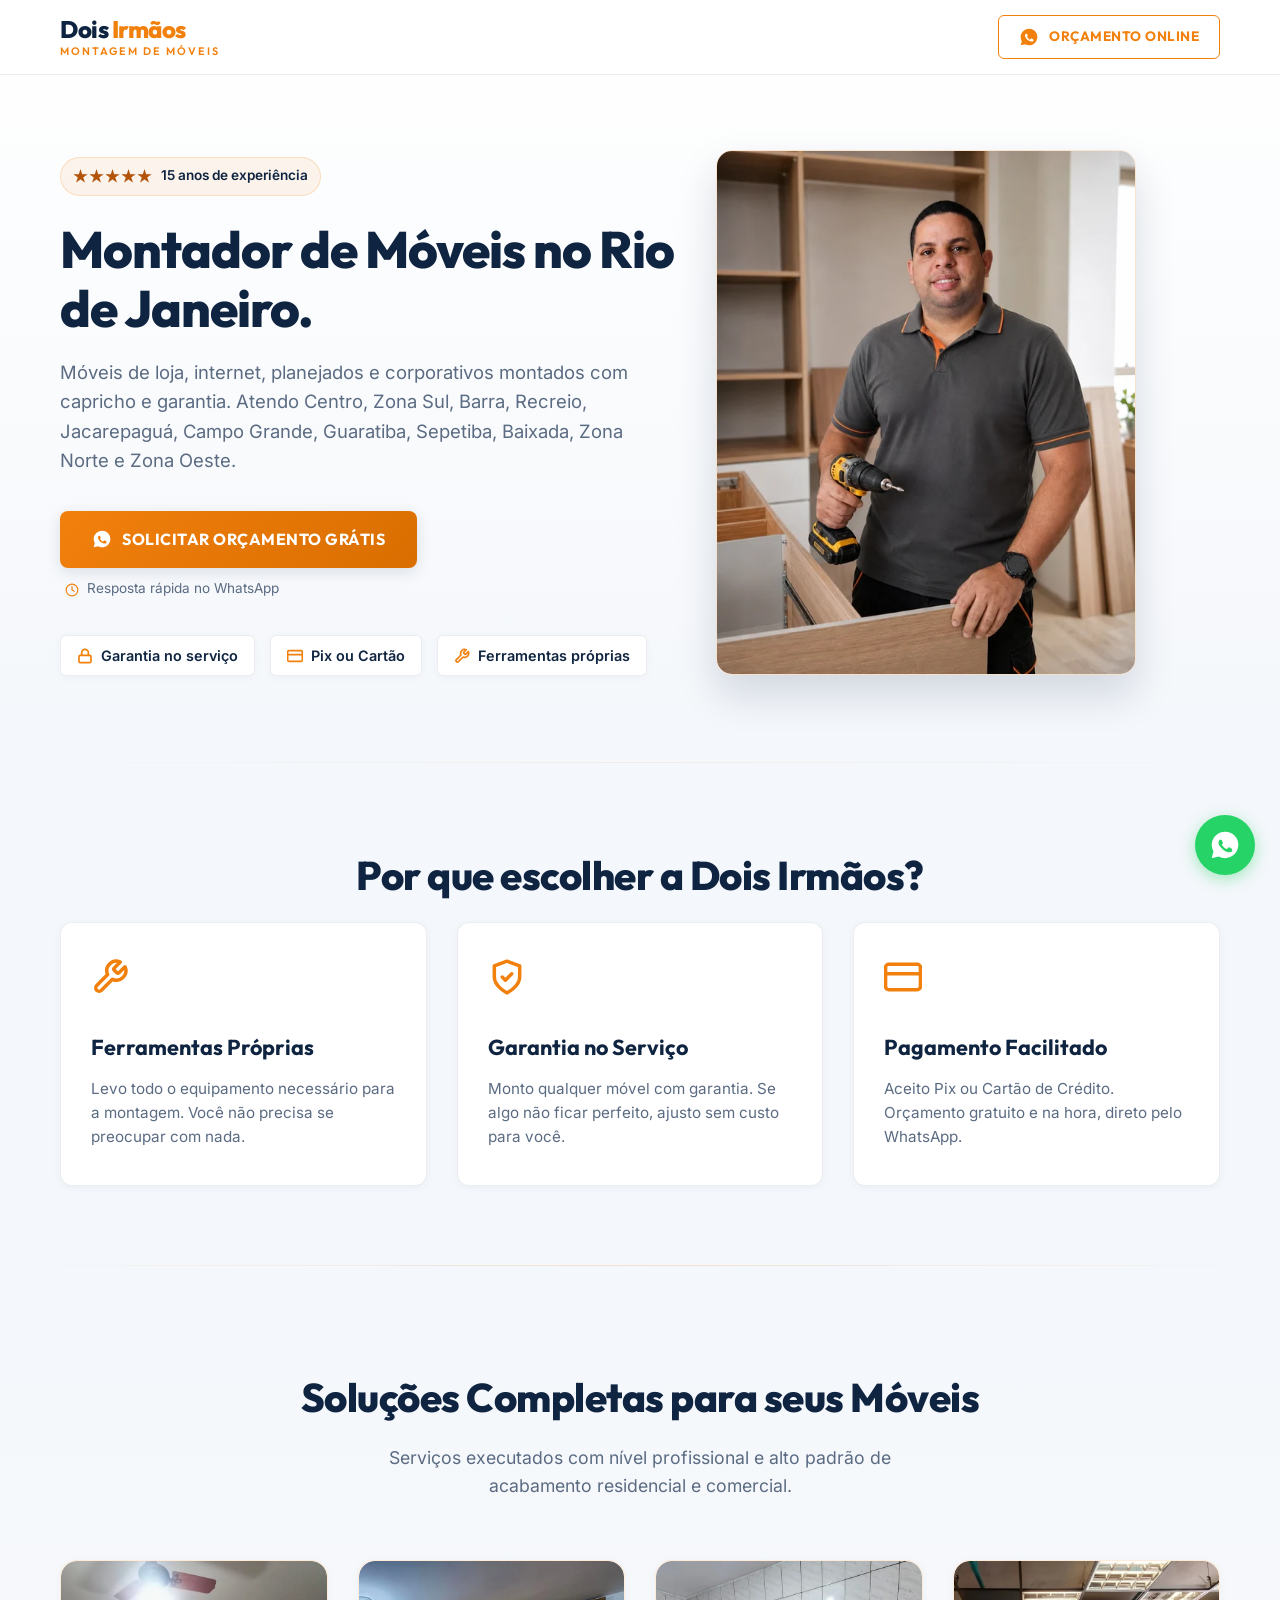
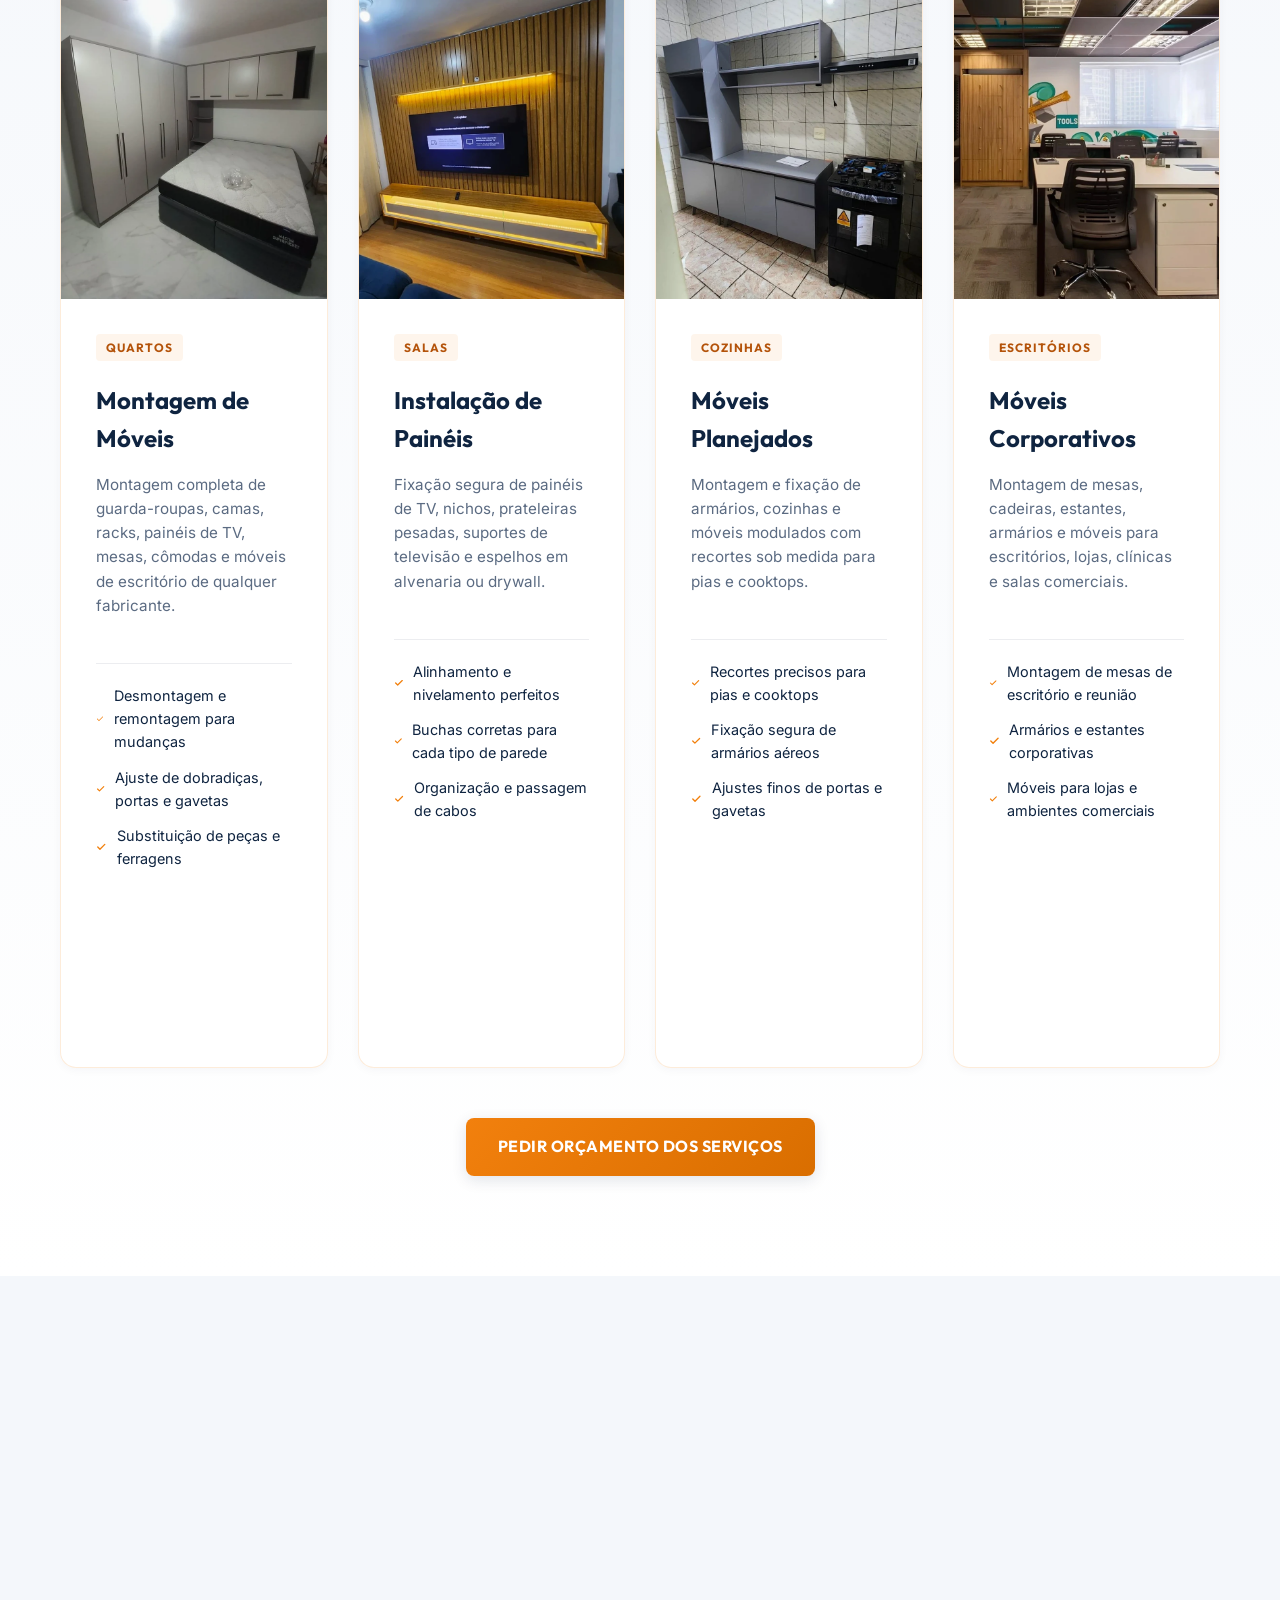
<file: index.html>
<!DOCTYPE html>
<html lang="pt-BR">
<head>
    <!-- Google tag (gtag.js) — carregamento tardio após LCP -->
    <link rel="preconnect" href="https://www.googletagmanager.com">
    <script>
      window.dataLayer = window.dataLayer || [];
      function gtag(){dataLayer.push(arguments);}
    </script>
    <!-- Event snippet for Contato conversion page -->
    <script>
    function gtag_report_conversion(url) {
      var callback = function () {
        if (typeof(url) != 'undefined') {
          window.location = url;
        }
      };
      gtag('event', 'conversion', {
          'send_to': 'G-LB356NPCR9',
          'value': 1.0,
          'currency': 'BRL',
          'event_callback': callback
      });
      return false;
    }
    </script>
    <meta charset="UTF-8">
    <meta name="viewport" content="width=device-width, initial-scale=1.0">
    
    <!-- SEO Meta Tags -->
    <title>Montador de Móveis no Rio de Janeiro | Dois Irmãos Montagem de Móveis</title>
    <meta name="description" content="Montagem de móveis em todo o Rio de Janeiro: loja, internet, planejados e corporativos. 15 anos de experiência, garantia no serviço, Pix ou Cartão. Orçamento grátis na hora pelo WhatsApp!">
    <meta name="keywords" content="montador de moveis, montador de moveis rio de janeiro, montagem de moveis, montador de moveis zona sul, montador de moveis barra da tijuca, montagem de moveis planejados, montagem de moveis corporativos, moveis corporativos escritorio, dois irmaos montagem">
    
    <!-- Open Graph / Facebook / WhatsApp -->
    <meta property="og:title" content="Montador de Móveis no Rio de Janeiro | Dois Irmãos Montagem de Móveis">
    <meta property="og:description" content="Montagem profissional de móveis residenciais e corporativos com 15 anos de experiência e garantia. Orçamento grátis na hora pelo WhatsApp. Atendemos Centro, Zona Sul, Barra e mais regiões do Rio.">
    <meta property="og:type" content="website">
    <meta property="og:url" content="https://2irmaosmontagens.com.br">
    <meta property="og:image" content="https://2irmaosmontagens.com.br/assets/Hero-Desktop.webp">
    <meta property="og:image:width" content="1086">
    <meta property="og:image:height" content="1358">
    <meta property="og:image:type" content="image/webp">
    <meta property="og:locale" content="pt_BR">
    <meta property="og:site_name" content="Dois Irmãos Montagem de Móveis">
    
    <!-- Twitter Card -->
    <meta name="twitter:card" content="summary_large_image">
    <meta name="twitter:title" content="Montador de Móveis no Rio de Janeiro | Dois Irmãos Montagem de Móveis">
    <meta name="twitter:description" content="Montagem profissional de móveis residenciais e corporativos com 15 anos de experiência e garantia. Peça seu orçamento grátis no WhatsApp!">
    <meta name="twitter:image" content="https://2irmaosmontagens.com.br/assets/Hero-Desktop.webp">
    
    <!-- Favicon SVG inline (chave de fenda + chave inglesa, laranja) -->
    <link rel="icon" type="image/svg+xml" href="data:image/svg+xml,<svg xmlns=%22http://www.w3.org/2000/svg%22 viewBox=%220 0 100 100%22><rect width=%22100%22 height=%22100%22 rx=%2220%22 fill=%22%230F2440%22/><g stroke=%22%23F2800D%22 stroke-width=%2212%22 stroke-linecap=%22round%22><path d=%22M25 25 L75 75%22/><path d=%22M62 15 L85 38%22/><path d=%22M15 62 L25 72%22/></g></svg>">
    
    <!-- Pré-carregamento da hero image (LCP) -->
    <link rel="preload" as="image" fetchpriority="high"
          href="assets/Hero-Mid.webp"
          imagesrcset="assets/Hero-280.webp 560w, assets/Hero-Mid.webp 1080w"
          imagesizes="(max-width: 768px) 100vw, 420px">

    <!-- Fontes auto-hospedadas (Inter + Outfit variáveis) -->
    <link rel="preload" href="assets/fonts/Inter.woff2" as="font" type="font/woff2" crossorigin>
    <link rel="preload" href="assets/fonts/Outfit.woff2" as="font" type="font/woff2" crossorigin>
    
    <!-- Critical CSS Inline (acima da dobra) — tema claro -->
    <style>
        @font-face{font-family:'Inter';font-style:normal;font-weight:300 700;font-display:optional;src:url('assets/fonts/Inter.woff2') format('woff2')}
        @font-face{font-family:'Outfit';font-style:normal;font-weight:400 800;font-display:optional;src:url('assets/fonts/Outfit.woff2') format('woff2')}
        *,*::before,*::after{box-sizing:border-box;margin:0;padding:0}
        html{scroll-behavior:smooth;text-rendering:optimizeLegibility;-webkit-font-smoothing:antialiased}
        body{background-color:#F4F7FB;color:#0F2440;font-family:'Inter',-apple-system,BlinkMacSystemFont,"Segoe UI",Roboto,sans-serif;font-size:16px;line-height:1.6;overflow-x:hidden}
        :root{--color-bg:#F4F7FB;--color-bg-deep:#FFFFFF;--color-bg-light:#FFFFFF;--color-primary:#F2800D;--color-primary-secondary:#D96E00;--color-navy:#0F2440;--color-white:#FFF;--color-gray-light:#5B6B82;--color-gray-text:#5B6B82;--color-border:rgba(15,36,64,0.08);--font-titles:'Outfit',-apple-system,BlinkMacSystemFont,"Segoe UI",Roboto,sans-serif;--font-body:'Inter',-apple-system,BlinkMacSystemFont,"Segoe UI",Roboto,sans-serif;--glass-bg:rgba(255,255,255,0.9);--glass-border:rgba(242,128,13,0.15);--glass-border-hover:rgba(242,128,13,0.4);--transition-fast:all 0.2s cubic-bezier(0.4,0,0.2,1);--transition-smooth:all 0.4s cubic-bezier(0.4,0,0.2,1)}
        .container{width:100%;max-width:1200px;margin:0 auto;padding:0 20px}
        .btn-cta{display:inline-flex;align-items:center;justify-content:center;gap:10px;font-family:var(--font-titles);font-weight:700;font-size:1rem;text-transform:uppercase;letter-spacing:.5px;text-decoration:none;padding:16px 32px;border-radius:8px;border:none;cursor:pointer;transition:var(--transition-smooth);box-shadow:0 4px 15px rgba(15,36,64,0.12)}
        .btn-main-pulse{background:linear-gradient(135deg,var(--color-primary),var(--color-primary-secondary));color:#fff}
        .btn-main-pulse:hover{transform:translateY(-2px);box-shadow:0 8px 25px rgba(242,128,13,0.35)}
        .icon-whatsapp{width:20px;height:20px}
        .main-header{background-color:rgba(255,255,255,0.95);border-bottom:1px solid rgba(15,36,64,0.08);position:fixed;top:0;left:0;right:0;z-index:100;padding:10px 0;transition:var(--transition-fast);backdrop-filter:blur(8px)}
        .header-container{display:flex;justify-content:space-between;align-items:center}
        .logo{display:flex;align-items:center;gap:8px}
        .logo-text{font-family:var(--font-titles);font-weight:800;font-size:1.4rem;color:#0F2440;letter-spacing:-0.5px;line-height:1.1}
        .logo-text span{color:var(--color-primary)}
        .logo-sub{display:block;font-family:var(--font-titles);font-size:0.62rem;font-weight:600;letter-spacing:2px;text-transform:uppercase;color:#5B6B82;margin-top:3px}
        .btn-header{padding:10px 20px;font-size:.85rem;border-radius:6px;background:transparent;color:var(--color-primary);border:1.5px solid var(--color-primary);box-shadow:none}
        .btn-header:hover{background-color:var(--color-primary);color:#fff}
        .hero-section{position:relative;padding-top:140px;padding-bottom:80px;background:linear-gradient(180deg,#fff,#F4F7FB);overflow:hidden}
        .hero-container{display:grid;grid-template-columns:1.1fr 0.9fr;gap:40px;align-items:center}
        .hero-content{grid-column:1}
        .badge-google{display:inline-flex;align-items:center;gap:8px;background-color:rgba(242,128,13,0.08);border:1px solid rgba(242,128,13,0.2);padding:6px 12px;border-radius:50px;margin-bottom:24px}
        .star-rating{color:var(--color-primary-dark);font-weight:700;letter-spacing:2px}
        .badge-text{font-size:.85rem;font-weight:600;color:#0F2440}
        .hero-title{font-family:var(--font-titles);font-size:3.2rem;font-weight:800;line-height:1.15;color:#0F2440;margin-bottom:20px;letter-spacing:-1px}
        .hero-subtitle{font-size:1.15rem;color:var(--color-gray-text);margin-bottom:35px;max-width:580px}
        .hero-ctas{display:flex;flex-direction:column;align-items:flex-start;gap:10px;margin-bottom:35px}
        .cta-help-text{font-size:.85rem;color:var(--color-gray-text);padding-left:5px}
        .hero-image-wrapper{grid-column:2;display:flex;justify-content:center;align-items:center;width:100%;max-width:420px;aspect-ratio:4/5}
        .hero-image{width:100%;max-width:420px;aspect-ratio:4/5;object-fit:cover;border-radius:16px;border:1px solid rgba(242,128,13,0.2);box-shadow:0 20px 40px rgba(15,36,64,0.15)}
        @media(max-width:768px){.main-header{padding:8px 0}.header-container{justify-content:center}.btn-header{display:none}.hero-section{padding-top:120px;padding-bottom:50px}.hero-container{grid-template-columns:1fr;grid-template-areas:"badge" "title" "image" "subtitle" "ctas";text-align:center;gap:25px}.badge-google{grid-area:badge;margin-bottom:0;justify-self:center}.hero-title{grid-area:title;font-size:2.1rem;margin:15px 0;letter-spacing:-0.5px}.hero-image-wrapper{grid-area:image;order:unset;display:flex;justify-content:center;margin:5px auto;width:100%;aspect-ratio:4/5}.hero-image{width:100%;max-width:100%;height:auto;object-fit:contain;border-radius:12px;box-shadow:0 10px 30px rgba(15,36,64,0.15)}.hero-subtitle{grid-area:subtitle;font-size:1rem;margin-bottom:0;margin:0 auto;max-width:100%;line-height:1.5}.hero-ctas{grid-area:ctas;align-items:center;width:100%;margin-bottom:0;gap:15px;margin-top:8px}.btn-cta{width:100%;max-width:320px;padding:14px 28px;font-size:.95rem}}
        @media(max-width:480px){.btn-header{display:none}.header-container{justify-content:center}.logo-text{font-size:1.3rem}}
    </style>
    
    <!-- Full CSS carregado assíncrono (não bloqueia renderização) -->
    <link rel="preload" href="style-light.css" as="style" onload="this.onload=null;this.rel='stylesheet'">
    <noscript><link rel="stylesheet" href="style-light.css"></noscript>
</head>
<body>

    <!-- Header / Barra Superior -->
    <header class="main-header">
        <div class="container header-container">
            <div class="logo">
                <span class="logo-text">Dois <span>Irmãos</span><span class="logo-sub">Montagem de Móveis</span></span>
            </div>
            <a href="https://wa.me/5521971338621?text=Ol%C3%A1%2C%20te%20encontrei%20no%20Google%20e%20gostaria%20de%20um%20or%C3%A7amento" 
               class="btn-cta btn-header" id="btn-header-whatsapp" onclick="gtag_report_conversion();" target="_blank" rel="noopener">
                <svg class="icon-whatsapp" viewBox="0 0 24 24" fill="currentColor" xmlns="http://www.w3.org/2000/svg">
                    <path d="M12.012 2c-5.506 0-9.989 4.478-9.99 9.984a9.96 9.96 0 0 0 1.333 4.982L2 22l5.202-1.362a9.923 9.923 0 0 0 4.808 1.226h.003c5.502 0 9.99-4.479 9.991-9.986a9.897 9.897 0 0 0-2.927-7.064A9.9 9.9 0 0 0 12.012 2zm5.72 14.12c-.246.696-1.427 1.258-1.954 1.31-.476.046-.96.223-3.078-.607-2.709-1.062-4.437-3.805-4.572-3.987-.134-.18-.992-1.31-.992-2.5 0-1.19.624-1.77.848-2.014.223-.244.492-.304.656-.304.163 0 .327.002.468.008.148.006.347-.057.544.417.202.489.69 1.678.75 1.798.06.12.1.26.02.42-.08.16-.12.26-.24.4-.12.14-.25.312-.358.42-.12.12-.245.25-.1.5.144.246.643 1.054 1.38 1.71.947.843 1.745 1.106 1.996 1.228.25.12.397.102.545-.068.149-.17.643-.75.815-.998.17-.25.347-.208.58-.12.235.087 1.488.702 1.745.83.256.13.427.194.49.303.06.108.06.63-.186 1.326z"/>
                </svg>
                Orçamento Online
            </a>
        </div>
    </header>

    <main>
    <!-- Hero Section (Dobra Inicial) -->
    <section class="hero-section">
        <div class="container hero-container">
            <div class="hero-content">
                <div class="badge-google">
                    <span class="star-rating">★★★★★</span>
                    <span class="badge-text">15 anos de experiência</span>
                </div>
                <h1 class="hero-title">Montador de Móveis no Rio de Janeiro.</h1>
                <p class="hero-subtitle">Móveis de loja, internet, planejados e corporativos montados com capricho e garantia. Atendo Centro, Zona Sul, Barra, Recreio, Jacarepaguá, Campo Grande, Guaratiba, Sepetiba, Baixada, Zona Norte e Zona Oeste.</p>
                
                <div class="hero-ctas">
                    <a href="https://wa.me/5521971338621?text=Ol%C3%A1%2C%20te%20encontrei%20no%20Google%20e%20gostaria%20de%20um%20or%C3%A7amento" 
                       class="btn-cta btn-main-pulse" id="btn-hero-whatsapp" onclick="gtag_report_conversion();" target="_blank" rel="noopener">
                        <svg class="icon-whatsapp" viewBox="0 0 24 24" fill="currentColor" xmlns="http://www.w3.org/2000/svg">
                            <path d="M12.012 2c-5.506 0-9.989 4.478-9.99 9.984a9.96 9.96 0 0 0 1.333 4.982L2 22l5.202-1.362a9.923 9.923 0 0 0 4.808 1.226h.003c5.502 0 9.99-4.479 9.991-9.986a9.897 9.897 0 0 0-2.927-7.064A9.9 9.9 0 0 0 12.012 2zm5.72 14.12c-.246.696-1.427 1.258-1.954 1.31-.476.046-.96.223-3.078-.607-2.709-1.062-4.437-3.805-4.572-3.987-.134-.18-.992-1.31-.992-2.5 0-1.19.624-1.77.848-2.014.223-.244.492-.304.656-.304.163 0 .327.002.468.008.148.006.347-.057.544.417.202.489.69 1.678.75 1.798.06.12.1.26.02.42-.08.16-.12.26-.24.4-.12.14-.25.312-.358.42-.12.12-.245.25-.1.5.144.246.643 1.054 1.38 1.71.947.843 1.745 1.106 1.996 1.228.25.12.397.102.545-.068.149-.17.643-.75.815-.998.17-.25.347-.208.58-.12.235.087 1.488.702 1.745.83.256.13.427.194.49.303.06.108.06.63-.186 1.326z"/>
                        </svg>
                        Solicitar Orçamento Grátis
                    </a>
                    <span class="cta-help-text">
                        <svg class="icon-small" viewBox="0 0 24 24" fill="none" stroke="currentColor" stroke-width="2" stroke-linecap="round" stroke-linejoin="round" style="width: 14px; height: 14px; display: inline-block; vertical-align: middle; margin-right: 4px; color: var(--color-primary);">
                            <circle cx="12" cy="12" r="10"/><polyline points="12 6 12 12 16 14"/>
                        </svg>
                        Resposta rápida no WhatsApp
                    </span>
                </div>

                <div class="hero-benefits">
                    <span class="benefit-tag">
                        <svg class="benefit-icon" viewBox="0 0 24 24" fill="none" stroke="currentColor" stroke-width="2.5" stroke-linecap="round" stroke-linejoin="round" style="width:16px;height:16px;color:var(--color-primary)"><rect x="3" y="11" width="18" height="11" rx="2" ry="2"/><path d="M7 11V7a5 5 0 0 1 10 0v4"/></svg>
                        Garantia no serviço
                    </span>
                    <span class="benefit-tag">
                        <svg class="benefit-icon" viewBox="0 0 24 24" fill="none" stroke="currentColor" stroke-width="2.5" stroke-linecap="round" stroke-linejoin="round" style="width:16px;height:16px;color:var(--color-primary)"><rect x="1" y="4" width="22" height="16" rx="2" ry="2"/><line x1="1" y1="10" x2="23" y2="10"/></svg>
                        Pix ou Cartão
                    </span>
                    <span class="benefit-tag">
                        <svg class="benefit-icon" viewBox="0 0 24 24" fill="none" stroke="currentColor" stroke-width="2.5" stroke-linecap="round" stroke-linejoin="round" style="width:16px;height:16px;color:var(--color-primary)"><path d="M14.7 6.3a1 1 0 0 0 0 1.4l1.6 1.6a1 1 0 0 0 1.4 0l3.77-3.77a6 6 0 0 1-7.94 7.94l-6.91 6.91a2.12 2.12 0 0 1-3-3l6.91-6.91a6 6 0 0 1 7.94-7.94l-3.76 3.76z"/></svg>
                        Ferramentas próprias
                    </span>
                </div>
            </div>
            
            <div class="hero-image-wrapper">
                <picture>
<source srcset="assets/Hero-280.webp 560w, assets/Hero-Mid.webp 1080w" sizes="(max-width: 768px) 100vw, 420px" type="image/webp">
<img src="assets/Hero-Mid.webp" alt="Equipe Dois Irmãos - Eduardo e irmão, montadores de móveis profissionais no Rio de Janeiro" class="hero-image" fetchpriority="high" decoding="async" width="420" height="525">
                </picture>
            </div>
        </div>
    </section>

    <!-- Seção de Diferenciais -->
    <section class="diferenciais-section">
        <div class="container">
            <h2 class="section-title">Por que escolher a Dois Irmãos?</h2>
            <div class="diferenciais-grid">
                <div class="diferencial-card">
                    <div class="dif-icon-wrapper">
                        <svg viewBox="0 0 24 24" fill="none" stroke="currentColor" stroke-width="2" stroke-linecap="round" stroke-linejoin="round" class="icon-svg"><path d="M14.7 6.3a1 1 0 0 0 0 1.4l1.6 1.6a1 1 0 0 0 1.4 0l3.77-3.77a6 6 0 0 1-7.94 7.94l-6.91 6.91a2.12 2.12 0 0 1-3-3l6.91-6.91a6 6 0 0 1 7.94-7.94l-3.76 3.76z"/></svg>
                    </div>
                    <h3>Ferramentas Próprias</h3>
                    <p>Levo todo o equipamento necessário para a montagem. Você não precisa se preocupar com nada.</p>
                </div>
                <div class="diferencial-card">
                    <div class="dif-icon-wrapper">
                        <svg viewBox="0 0 24 24" fill="none" stroke="currentColor" stroke-width="2" stroke-linecap="round" stroke-linejoin="round" class="icon-svg"><path d="M12 22s8-4 8-10V5l-8-3-8 3v7c0 6 8 10 8 10z"/><polyline points="9 12 11 14 15 10"/></svg>
                    </div>
                    <h3>Garantia no Serviço</h3>
                    <p>Monto qualquer móvel com garantia. Se algo não ficar perfeito, ajusto sem custo para você.</p>
                </div>
                <div class="diferencial-card">
                    <div class="dif-icon-wrapper">
                        <svg viewBox="0 0 24 24" fill="none" stroke="currentColor" stroke-width="2" stroke-linecap="round" stroke-linejoin="round" class="icon-svg"><rect x="1" y="4" width="22" height="16" rx="2" ry="2"/><line x1="1" y1="10" x2="23" y2="10"/></svg>
                    </div>
                    <h3>Pagamento Facilitado</h3>
                    <p>Aceito Pix ou Cartão de Crédito. Orçamento gratuito e na hora, direto pelo WhatsApp.</p>
                </div>
            </div>
        </div>
    </section>

    <!-- Seção de Serviços -->
    <section class="services-section">
        <div class="container">
            <h2 class="section-title">Soluções Completas para seus Móveis</h2>
            <p class="section-subtitle">Serviços executados com nível profissional e alto padrão de acabamento residencial e comercial.</p>
            
            <div class="services-grid">
                <!-- Card 1 -->
                <div class="service-card">
                    <img class="service-thumb" src="assets/images/Quarto.webp" alt="Montagem de móveis para quarto - guarda-roupas, camas e cômodas" width="400" height="500" loading="lazy" decoding="async">
                    <div class="service-content">
                        <span class="service-tag">Quartos</span>
                        <h3>Montagem de Móveis</h3>
                        <p>Montagem completa de guarda-roupas, camas, racks, painéis de TV, mesas, cômodas e móveis de escritório de qualquer fabricante.</p>
                        <ul class="service-list">
                            <li>
                                <svg class="icon-check" viewBox="0 0 24 24" fill="none" stroke="currentColor" stroke-width="3" stroke-linecap="round" stroke-linejoin="round" style="width: 14px; height: 14px; color: var(--color-primary);"><polyline points="20 6 9 17 4 12"></polyline></svg>
                                Desmontagem e remontagem para mudanças
                            </li>
                            <li>
                                <svg class="icon-check" viewBox="0 0 24 24" fill="none" stroke="currentColor" stroke-width="3" stroke-linecap="round" stroke-linejoin="round" style="width: 14px; height: 14px; color: var(--color-primary);"><polyline points="20 6 9 17 4 12"></polyline></svg>
                                Ajuste de dobradiças, portas e gavetas
                            </li>
                            <li>
                                <svg class="icon-check" viewBox="0 0 24 24" fill="none" stroke="currentColor" stroke-width="3" stroke-linecap="round" stroke-linejoin="round" style="width: 14px; height: 14px; color: var(--color-primary);"><polyline points="20 6 9 17 4 12"></polyline></svg>
                                Substituição de peças e ferragens
                            </li>
                        </ul>
                    </div>
                </div>
                
                <!-- Card 2 -->
                <div class="service-card">
                    <img class="service-thumb" src="assets/images/Sala.webp" alt="Instalação de painéis de TV e suportes na sala" width="400" height="500" loading="lazy" decoding="async">
                    <div class="service-content">
                        <span class="service-tag">Salas</span>
                        <h3>Instalação de Painéis</h3>
                        <p>Fixação segura de painéis de TV, nichos, prateleiras pesadas, suportes de televisão e espelhos em alvenaria ou drywall.</p>
                        <ul class="service-list">
                            <li>
                                <svg class="icon-check" viewBox="0 0 24 24" fill="none" stroke="currentColor" stroke-width="3" stroke-linecap="round" stroke-linejoin="round" style="width: 14px; height: 14px; color: var(--color-primary);"><polyline points="20 6 9 17 4 12"></polyline></svg>
                                Alinhamento e nivelamento perfeitos
                            </li>
                            <li>
                                <svg class="icon-check" viewBox="0 0 24 24" fill="none" stroke="currentColor" stroke-width="3" stroke-linecap="round" stroke-linejoin="round" style="width: 14px; height: 14px; color: var(--color-primary);"><polyline points="20 6 9 17 4 12"></polyline></svg>
                                Buchas corretas para cada tipo de parede
                            </li>
                            <li>
                                <svg class="icon-check" viewBox="0 0 24 24" fill="none" stroke="currentColor" stroke-width="3" stroke-linecap="round" stroke-linejoin="round" style="width: 14px; height: 14px; color: var(--color-primary);"><polyline points="20 6 9 17 4 12"></polyline></svg>
                                Organização e passagem de cabos
                            </li>
                        </ul>
                    </div>
                </div>
                
                <!-- Card 3 -->
                <div class="service-card">
                    <img class="service-thumb" src="assets/images/Cozinha.webp" alt="Montagem de cozinhas e móveis planejados" width="400" height="500" loading="lazy" decoding="async">
                    <div class="service-content">
                        <span class="service-tag">Cozinhas</span>
                        <h3>Móveis Planejados</h3>
                        <p>Montagem e fixação de armários, cozinhas e móveis modulados com recortes sob medida para pias e cooktops.</p>
                        <ul class="service-list">
                            <li>
                                <svg class="icon-check" viewBox="0 0 24 24" fill="none" stroke="currentColor" stroke-width="3" stroke-linecap="round" stroke-linejoin="round" style="width: 14px; height: 14px; color: var(--color-primary);"><polyline points="20 6 9 17 4 12"></polyline></svg>
                                Recortes precisos para pias e cooktops
                            </li>
                            <li>
                                <svg class="icon-check" viewBox="0 0 24 24" fill="none" stroke="currentColor" stroke-width="3" stroke-linecap="round" stroke-linejoin="round" style="width: 14px; height: 14px; color: var(--color-primary);"><polyline points="20 6 9 17 4 12"></polyline></svg>
                                Fixação segura de armários aéreos
                            </li>
                            <li>
                                <svg class="icon-check" viewBox="0 0 24 24" fill="none" stroke="currentColor" stroke-width="3" stroke-linecap="round" stroke-linejoin="round" style="width: 14px; height: 14px; color: var(--color-primary);"><polyline points="20 6 9 17 4 12"></polyline></svg>
                                Ajustes finos de portas e gavetas
                            </li>
                        </ul>
                    </div>
                </div>
                
                <!-- Card 4 -->
                <div class="service-card">
                    <img class="service-thumb" src="assets/images/Escritorio.webp" alt="Montagem de móveis corporativos para escritórios e empresas" width="400" height="500" loading="lazy" decoding="async">
                    <div class="service-content">
                        <span class="service-tag">Escritórios</span>
                        <h3>Móveis Corporativos</h3>
                        <p>Montagem de mesas, cadeiras, estantes, armários e móveis para escritórios, lojas, clínicas e salas comerciais.</p>
                        <ul class="service-list">
                            <li>
                                <svg class="icon-check" viewBox="0 0 24 24" fill="none" stroke="currentColor" stroke-width="3" stroke-linecap="round" stroke-linejoin="round" style="width: 14px; height: 14px; color: var(--color-primary);"><polyline points="20 6 9 17 4 12"></polyline></svg>
                                Montagem de mesas de escritório e reunião
                            </li>
                            <li>
                                <svg class="icon-check" viewBox="0 0 24 24" fill="none" stroke="currentColor" stroke-width="3" stroke-linecap="round" stroke-linejoin="round" style="width: 14px; height: 14px; color: var(--color-primary);"><polyline points="20 6 9 17 4 12"></polyline></svg>
                                Armários e estantes corporativas
                            </li>
                            <li>
                                <svg class="icon-check" viewBox="0 0 24 24" fill="none" stroke="currentColor" stroke-width="3" stroke-linecap="round" stroke-linejoin="round" style="width: 14px; height: 14px; color: var(--color-primary);"><polyline points="20 6 9 17 4 12"></polyline></svg>
                                Móveis para lojas e ambientes comerciais
                            </li>
                        </ul>
                    </div>
                </div>
            </div>

            <div class="services-action">
                <a href="https://wa.me/5521971338621?text=Ol%C3%A1%2C%20te%20encontrei%20no%20Google%20e%20gostaria%20de%20um%20or%C3%A7amento" 
                   class="btn-cta btn-main-pulse" id="btn-services-whatsapp" onclick="gtag_report_conversion();" target="_blank" rel="noopener">
                    Pedir Orçamento dos Serviços
                </a>
            </div>
        </div>
    </section>

    <!-- Seção de Prova Social (Depoimentos) -->
    <section class="depoimentos-section">
        <div class="container">
            <div class="depoimentos-header">
                <div>
                    <h2>Depoimentos</h2>
                    <div class="google-rating">
                        <span class="rating-num">★ 5.0</span>
                        <span class="rating-stars">★★★★★</span>
                        <span class="rating-count">Clientes satisfeitos no Rio de Janeiro</span>
                    </div>
                </div>
            </div>

            <div class="depoimentos-grid">
                <!-- Depoimento 1 -->
                <div class="depoimento-card">
                    <div class="depoimento-rating">★★★★★</div>
                    <p class="depoimento-text">"O Eduardo foi fantástico. Montou meu guarda-roupa de 6 portas super rápido e com muito cuidado. Deixou tudo limpo depois da montagem. Recomendo muito!"</p>
                    <div class="depoimento-author">
                        <div class="author-avatar">MS</div>
                        <div>
                            <h3>Marina S.</h3>
                            <span>Rio de Janeiro - RJ</span>
                        </div>
                    </div>
                </div>
                
                <!-- Depoimento 2 -->
                <div class="depoimento-card">
                    <div class="depoimento-rating">★★★★★</div>
                    <p class="depoimento-text">"Melhor montador que já contratei. O Eduardo alinhou perfeitamente as portas do meu armário de cozinha. Profissional educado, pontual e tem todas as ferramentas necessárias."</p>
                    <div class="depoimento-author">
                        <div class="author-avatar">CT</div>
                        <div>
                            <h3>Carlos T.</h3>
                            <span>Rio de Janeiro - RJ</span>
                        </div>
                    </div>
                </div>
                
                <!-- Depoimento 3 -->
                <div class="depoimento-card">
                    <div class="depoimento-rating">★★★★★</div>
                    <p class="depoimento-text">"Precisava instalar um painel de TV enorme e o Eduardo fez parecer fácil. Nivelamento perfeito a laser e sem bagunça na sala. Aceitar cartão facilitou muito a minha vida."</p>
                    <div class="depoimento-author">
                        <div class="author-avatar">FL</div>
                        <div>
                            <h3>Fernanda L.</h3>
                            <span>Rio de Janeiro - RJ</span>
                        </div>
                    </div>
                </div>
                
                <!-- Depoimento 4 -->
                <div class="depoimento-card">
                    <div class="depoimento-rating">★★★★★</div>
                    <p class="depoimento-text">"Excelente serviço! O Eduardo desmontou meus móveis na mudança e remontou na casa nova sem um único arranhão na madeira. Muito caprichoso e experiente."</p>
                    <div class="depoimento-author">
                        <div class="author-avatar">RM</div>
                        <div>
                            <h3>Roberto M.</h3>
                            <span>Rio de Janeiro - RJ</span>
                        </div>
                    </div>
                </div>
                
                <!-- Depoimento 5 -->
                <div class="depoimento-card">
                    <div class="depoimento-rating">★★★★★</div>
                    <p class="depoimento-text">"Chegou exatamente no horário combinado, super prestativo. O Eduardo montou minha cama e uma cômoda em tempo recorde. Serviço nota 10, indico de olhos fechados!"</p>
                    <div class="depoimento-author">
                        <div class="author-avatar">JP</div>
                        <div>
                            <h3>Juliana P.</h3>
                            <span>Rio de Janeiro - RJ</span>
                        </div>
                    </div>
                </div>
                
                <!-- Depoimento 6 -->
                <div class="depoimento-card">
                    <div class="depoimento-rating">★★★★★</div>
                    <p class="depoimento-text">"Profissional de extrema confiança. Dá pra ver que o Eduardo tem os 15 anos de experiência que fala. Os móveis ficaram firmes, portas não rangem. Com certeza chamarei de novo."</p>
                    <div class="depoimento-author">
                        <div class="author-avatar">AV</div>
                        <div>
                            <h3>André V.</h3>
                            <span>Rio de Janeiro - RJ</span>
                        </div>
                    </div>
                </div>
            </div>
        </div>
    </section>
    </main>

    <!-- Rodapé -->
    <footer class="main-footer">
        <div class="container footer-container">
            <div class="footer-brand">
                <div class="logo">
                    <span class="logo-text">Dois <span>Irmãos</span><span class="logo-sub">Montagem de Móveis</span></span>
                </div>
                <p>Montagem e desmontagem profissional de móveis residenciais e corporativos com garantia e segurança no Rio de Janeiro: Centro, Zona Sul, Barra, Recreio, Jacarepaguá, Campo Grande, Guaratiba, Sepetiba, Baixada, Zona Norte e Zona Oeste.</p>
            </div>
            
            <div class="footer-info">
                <h3>Atendimento</h3>
                <p>
                    <svg class="icon-footer-info" viewBox="0 0 24 24" fill="none" stroke="currentColor" stroke-width="2" stroke-linecap="round" stroke-linejoin="round" style="width: 14px; height: 14px; margin-right: 6px; color: var(--color-primary); vertical-align: middle;"><path d="M22 16.92v3a2 2 0 0 1-2.18 2 19.79 19.79 0 0 1-8.63-3.07 19.5 19.5 0 0 1-6-6 19.79 19.79 0 0 1-3.07-8.67A2 2 0 0 1 4.11 2h3a2 2 0 0 1 2 1.72 12.84 12.84 0 0 0 .7 2.81 2 2 0 0 1-.45 2.11L8.09 9.91a16 16 0 0 0 6 6l1.27-1.27a2 2 0 0 1 2.11-.45 12.84 12.84 0 0 0 2.81.7A2 2 0 0 1 22 16.92z"/></svg>
                    Fone/Whats: <strong>(21) 97133-8621</strong>
                </p>
                <p>
                    <svg class="icon-footer-info" viewBox="0 0 24 24" fill="none" stroke="currentColor" stroke-width="2" stroke-linecap="round" stroke-linejoin="round" style="width: 14px; height: 14px; margin-right: 6px; color: var(--color-primary); vertical-align: middle;"><path d="M21 10c0 7-9 13-9 13s-9-6-9-13a9 9 0 0 1 18 0z"/><circle cx="12" cy="10" r="3"/></svg>
                    Rio de Janeiro - Centro, Zona Sul, Barra, Recreio, Jacarepaguá, Campo Grande, Guaratiba, Sepetiba, Baixada, Zona Norte e Zona Oeste
                </p>
                <p>
                    <svg class="icon-footer-info" viewBox="0 0 24 24" fill="none" stroke="currentColor" stroke-width="2" stroke-linecap="round" stroke-linejoin="round" style="width: 14px; height: 14px; margin-right: 6px; color: var(--color-primary); vertical-align: middle;"><path d="M21 15a2 2 0 0 1-2 2H7l-4 4V5a2 2 0 0 1 2-2h14a2 2 0 0 1 2 2z"/></svg>
                    Orçamento grátis e na hora
                </p>
            </div>
            
            <div class="footer-links">
                <h3>Políticas</h3>
                <a href="politica.html" target="_blank" class="footer-link">Política de Privacidade</a>
                <span class="footer-link-sub">Google Ads Compliance</span>
            </div>
        </div>
        <div class="footer-bottom">
            <p>&copy; 2026 Dois Irmãos Montagem de Móveis. Desenvolvido por <a href="https://wa.me/5551999402810?text=Ol%C3%A1%2C%20vi%20a%20p%C3%A1gina%20da%20Dois%20Irm%C3%A3os%20Montagem%20de%20M%C3%B3veis%20e%20quero%20uma%20p%C3%A1gina%20igual" target="_blank" rel="noopener" style="color:#F2A85C;text-decoration:underline;text-underline-offset:2px">WS Serviços</a></p>
        </div>
    </footer>

    <!-- Botão Flutuante Pulsante -->
    <a href="https://wa.me/5521971338621?text=Ol%C3%A1%2C%20te%20encontrei%20no%20Google%20e%20gostaria%20de%20um%20or%C3%A7amento" 
       class="btn-whatsapp-flutuante" id="btn-whatsapp-flutuante" onclick="gtag_report_conversion();" target="_blank" rel="noopener" aria-label="Solicitar Orçamento no WhatsApp">
        <svg viewBox="0 0 24 24" fill="currentColor" xmlns="http://www.w3.org/2000/svg">
            <path d="M12.012 2c-5.506 0-9.989 4.478-9.99 9.984a9.96 9.96 0 0 0 1.333 4.982L2 22l5.202-1.362a9.923 9.923 0 0 0 4.808 1.226h.003c5.502 0 9.99-4.479 9.991-9.986a9.897 9.897 0 0 0-2.927-7.064A9.9 9.9 0 0 0 12.012 2zm5.72 14.12c-.246.696-1.427 1.258-1.954 1.31-.476.046-.96.223-3.078-.607-2.709-1.062-4.437-3.805-4.572-3.987-.134-.18-.992-1.31-.992-2.5 0-1.19.624-1.77.848-2.014.223-.244.492-.304.656-.304.163 0 .327.002.468.008.148.006.347-.057.544.417.202.489.69 1.678.75 1.798.06.12.1.26.02.42-.08.16-.12.26-.24.4-.12.14-.25.312-.358.42-.12.12-.245.25-.1.5.144.246.643 1.054 1.38 1.71.947.843 1.745 1.106 1.996 1.228.25.12.397.102.545-.068.149-.17.643-.75.815-.998.17-.25.347-.208.58-.12.235.087 1.488.702 1.745.83.256.13.427.194.49.303.06.108.06.63-.186 1.326z"/>
        </svg>
    </a>

    <!-- gtag.js carregado apenas na interação do usuário -->
    <!-- ⚠️ Se o Eduardo tiver uma conta Google Ads, troque o ID G-LB356NPCR9 pelo ID AW-XXXXXXXXXX (no script abaixo e no gtag_report_conversion no <head>) -->
    <script>
      function loadGTag() {
        var s = document.createElement('script');
        s.src = 'https://www.googletagmanager.com/gtag/js?id=G-LB356NPCR9';
        s.async = true;
        s.onload = function() {
          gtag('js', new Date());
          gtag('config', 'G-LB356NPCR9');
        };
        document.head.appendChild(s);
      }
      document.addEventListener('click', loadGTag, { once: true });
      document.addEventListener('touchstart', loadGTag, { once: true });
    </script>

</body>
</html>
</file>
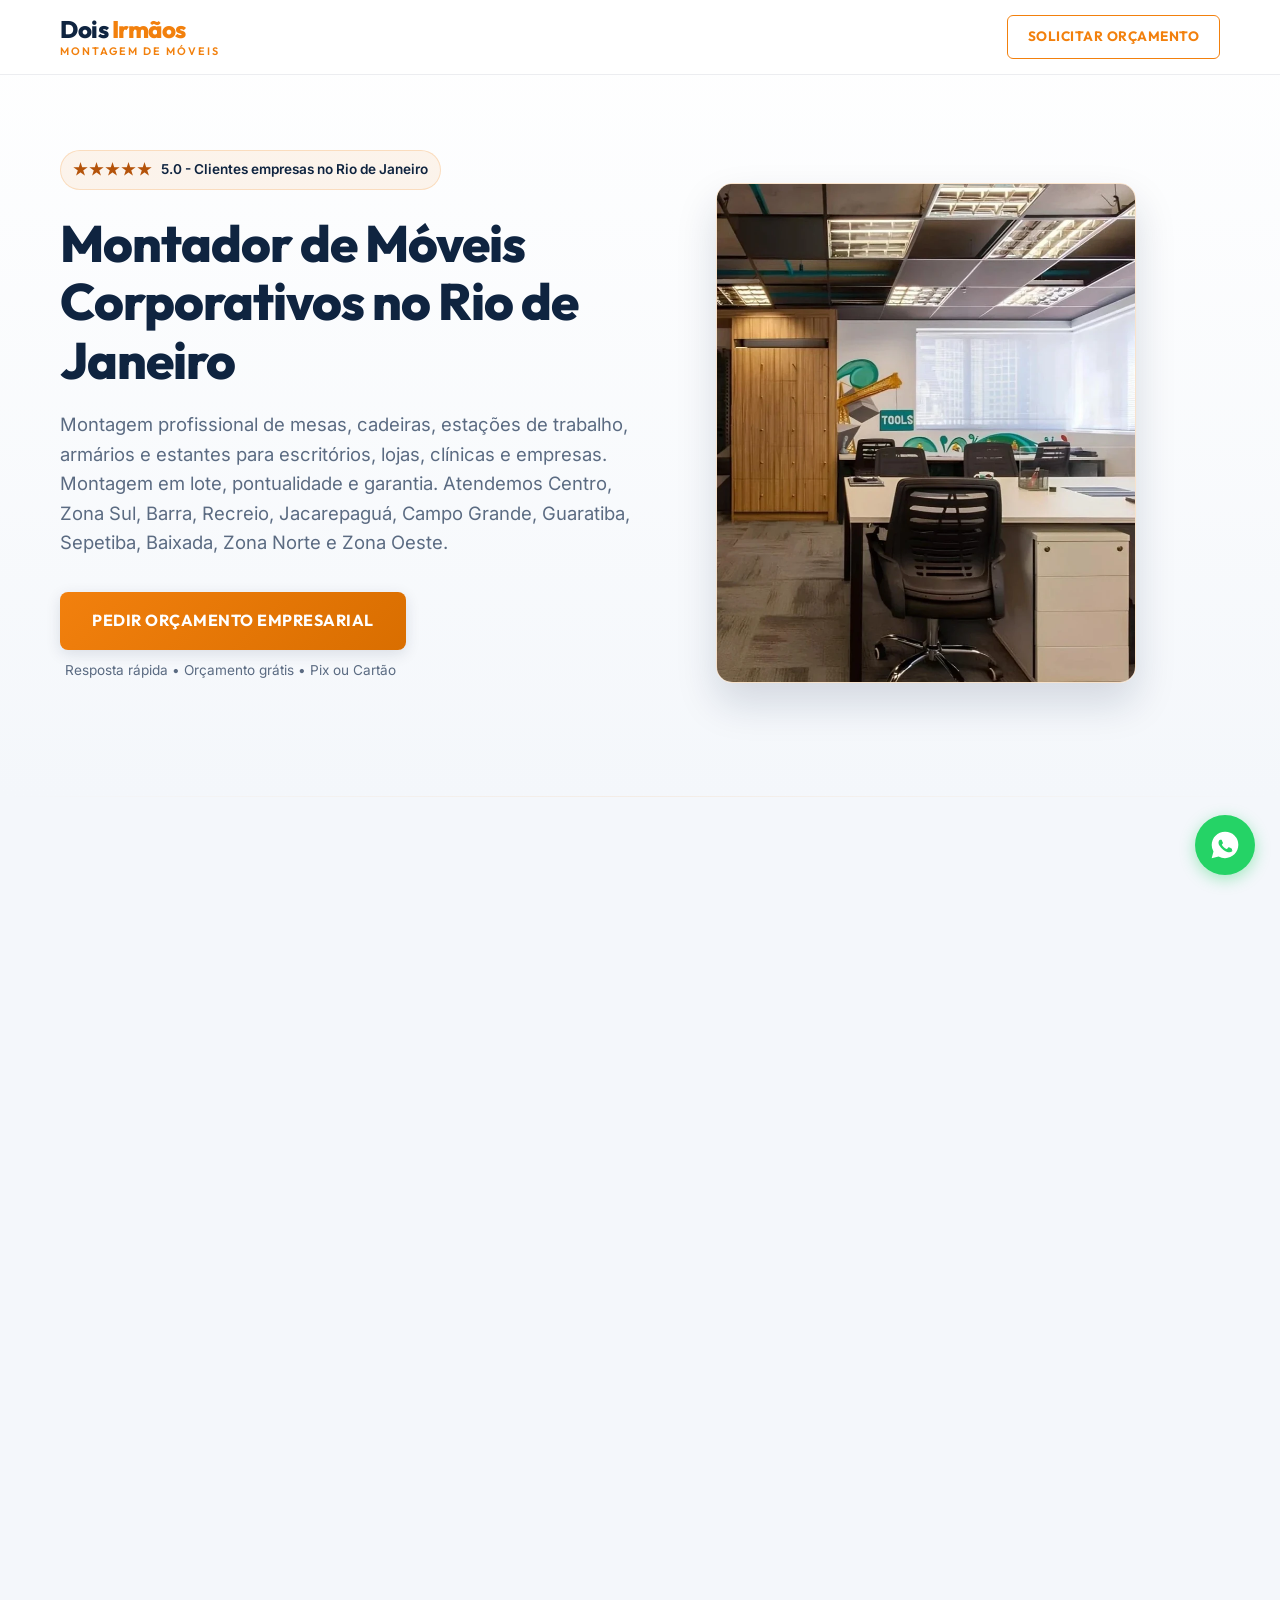
<file: moveiscorporativos.html>
<!DOCTYPE html>
<html lang="pt-BR">
<head>
    <!-- Google tag (gtag.js) - carregamento tardio apos LCP -->
    <link rel="preconnect" href="https://www.googletagmanager.com">
    <script>
      window.dataLayer = window.dataLayer || [];
      function gtag(){dataLayer.push(arguments);}
    </script>
    <!-- Event snippet for Contato conversion page -->
    <script>
    function gtag_report_conversion(url) {
      var callback = function () {
        if (typeof(url) != 'undefined') {
          window.location = url;
        }
      };
      gtag('event', 'conversion', {
          'send_to': 'G-LB356NPCR9',
          'value': 1.0,
          'currency': 'BRL',
          'event_callback': callback
      });
      return false;
    }
    </script>
    <meta charset="UTF-8">
    <meta name="viewport" content="width=device-width, initial-scale=1.0">

    <!-- SEO Meta Tags -->
    <title>Montador de Móveis Corporativos RJ | Dois Irmãos Montagem</title>
    <meta name="description" content="Montador de móveis corporativos no Rio de Janeiro para escritórios, lojas, clínicas e empresas. Montagem em lote, garantia, ferramentas próprias e agendamento rápido. Orçamento grátis pelo WhatsApp!">
    <meta name="keywords" content="montador de moveis corporativos, montagem de moveis corporativos, montador de escritorio, montagem de moveis na empresa, montador de moveis rio de janeiro, montagem de mesas de escritorio, moveis corporativos cnpj, dois irmaos montagem">
    <link rel="canonical" href="https://2irmaosmontagens.com.br/moveiscorporativos">

    <!-- Open Graph / Facebook / WhatsApp -->
    <meta property="og:title" content="Montador de Móveis Corporativos RJ | Dois Irmãos Montagem">
    <meta property="og:description" content="Montagem profissional de móveis corporativos no Rio de Janeiro: escritórios, lojas e clínicas. Montagem em lote, garantia e orçamento grátis pelo WhatsApp.">
    <meta property="og:type" content="website">
    <meta property="og:url" content="https://2irmaosmontagens.com.br/moveiscorporativos">
    <meta property="og:image" content="https://2irmaosmontagens.com.br/assets/Hero-Desktop.webp">
    <meta property="og:image:width" content="1122">
    <meta property="og:image:height" content="1402">
    <meta property="og:image:type" content="image/webp">
    <meta property="og:locale" content="pt_BR">
    <meta property="og:site_name" content="Dois Irmãos Montagem de Móveis">

    <!-- Twitter Card -->
    <meta name="twitter:card" content="summary_large_image">
    <meta name="twitter:title" content="Montador de Móveis Corporativos RJ | Dois Irmãos Montagem">
    <meta name="twitter:description" content="Montagem profissional de móveis corporativos no Rio de Janeiro para empresas. Orçamento grátis pelo WhatsApp!">
    <meta name="twitter:image" content="https://2irmaosmontagens.com.br/assets/Hero-Desktop.webp">

    <!-- Dados estruturados (JSON-LD) - Servico e Negocio Local -->
    <script type="application/ld+json">
    {
      "@context": "https://schema.org",
      "@type": "Service",
      "serviceType": "Montagem de móveis corporativos",
      "provider": {
        "@type": "LocalBusiness",
        "name": "Dois Irmãos Montagem de Móveis",
        "telephone": "+5521971338621",
        "areaServed": [
          {"@type":"City","name":"Rio de Janeiro"},
          {"@type":"AdministrativeArea","name":"Zona Sul"},
          {"@type":"AdministrativeArea","name":"Barra da Tijuca"},
          {"@type":"AdministrativeArea","name":"Baixada Fluminense"},
          {"@type":"AdministrativeArea","name":"Zona Norte"},
          {"@type":"AdministrativeArea","name":"Zona Oeste"}
        ],
        "priceRange": "$$",
        "image": "https://2irmaosmontagens.com.br/assets/Hero-Desktop.webp",
        "url": "https://2irmaosmontagens.com.br/moveiscorporativos"
      },
      "areaServed": [
        {"@type":"City","name":"Rio de Janeiro"},
        {"@type":"AdministrativeArea","name":"Baixada Fluminense"}
      ],
      "description": "Montagem profissional de móveis corporativos no Rio de Janeiro: escritórios, lojas, clínicas e empresas. Montagem em lote, garantia e agendamento rápido."
    }
    </script>

    <!-- Favicon SVG inline (chave de fenda + chave inglesa, laranja) -->
    <link rel="icon" type="image/svg+xml" href="data:image/svg+xml,<svg xmlns=%22http://www.w3.org/2000/svg%22 viewBox=%220 0 100 100%22><rect width=%22100%22 height=%22100%22 rx=%2220%22 fill=%22%230F2440%22/><g stroke=%22%23F2800D%22 stroke-width=%2212%22 stroke-linecap=%22round%22><path d=%22M25 25 L75 75%22/><path d=%22M62 15 L85 38%22/><path d=%22M15 62 L25 72%22/></g></svg>">

    <!-- Pre-carregamento da hero image (LCP) -->
    <link rel="preload" as="image" fetchpriority="high"
          href="assets/images/Escritorio.webp"
          imagesrcset="assets/images/Escritorio.webp 800w"
          imagesizes="(max-width: 768px) 100vw, 420px">

    <!-- Fontes auto-hospedadas (Inter + Outfit variaveis) -->
    <link rel="preload" href="assets/fonts/Inter.woff2" as="font" type="font/woff2" crossorigin>
    <link rel="preload" href="assets/fonts/Outfit.woff2" as="font" type="font/woff2" crossorigin>

    <!-- Critical CSS Inline (acima da dobra) - tema claro -->
    <style>
        @font-face{font-family:'Inter';font-style:normal;font-weight:300 700;font-display:optional;src:url('assets/fonts/Inter.woff2') format('woff2')}
        @font-face{font-family:'Outfit';font-style:normal;font-weight:400 800;font-display:optional;src:url('assets/fonts/Outfit.woff2') format('woff2')}
        *,*::before,*::after{box-sizing:border-box;margin:0;padding:0}
        html{scroll-behavior:smooth;text-rendering:optimizeLegibility;-webkit-font-smoothing:antialiased}
        body{background-color:#F4F7FB;color:#0F2440;font-family:'Inter',-apple-system,BlinkMacSystemFont,"Segoe UI",Roboto,sans-serif;font-size:16px;line-height:1.6;overflow-x:hidden}
        :root{--color-bg:#F4F7FB;--color-bg-deep:#FFFFFF;--color-bg-light:#FFFFFF;--color-primary:#F2800D;--color-primary-dark:#B4530A;--color-primary-secondary:#D96E00;--color-navy:#0F2440;--color-white:#FFF;--color-gray-light:#5B6B82;--color-gray-text:#5B6B82;--color-border:rgba(15,36,64,0.08);--font-titles:'Outfit',-apple-system,BlinkMacSystemFont,"Segoe UI",Roboto,sans-serif;--font-body:'Inter',-apple-system,BlinkMacSystemFont,"Segoe UI",Roboto,sans-serif;--glass-bg:rgba(255,255,255,0.9);--glass-border:rgba(242,128,13,0.15);--glass-border-hover:rgba(242,128,13,0.4);--transition-fast:all 0.2s cubic-bezier(0.4,0,0.2,1);--transition-smooth:all 0.4s cubic-bezier(0.4,0,0.2,1)}
        .container{width:100%;max-width:1200px;margin:0 auto;padding:0 20px}
        .btn-cta{display:inline-flex;align-items:center;justify-content:center;gap:10px;font-family:var(--font-titles);font-weight:700;font-size:1rem;text-transform:uppercase;letter-spacing:.5px;text-decoration:none;padding:16px 32px;border-radius:8px;border:none;cursor:pointer;transition:var(--transition-smooth);box-shadow:0 4px 15px rgba(15,36,64,0.12)}
        .btn-main-pulse{background:linear-gradient(135deg,var(--color-primary),var(--color-primary-secondary));color:#fff}
        .btn-main-pulse:hover{transform:translateY(-2px);box-shadow:0 8px 25px rgba(242,128,13,0.35)}
        .main-header{background-color:rgba(255,255,255,0.95);border-bottom:1px solid rgba(15,36,64,0.08);position:fixed;top:0;left:0;right:0;z-index:100;padding:10px 0;transition:var(--transition-fast);backdrop-filter:blur(8px)}
        .header-container{display:flex;justify-content:space-between;align-items:center}
        .logo{display:flex;align-items:center;gap:8px}
        .logo-text{font-family:var(--font-titles);font-weight:800;font-size:1.4rem;color:#0F2440;letter-spacing:-0.5px;line-height:1.1}
        .logo-text span{color:var(--color-primary)}
        .logo-sub{display:block;font-family:var(--font-titles);font-size:0.62rem;font-weight:600;letter-spacing:2px;text-transform:uppercase;color:#5B6B82;margin-top:3px}
        .btn-header{padding:10px 20px;font-size:.85rem;border-radius:6px;background:transparent;color:var(--color-primary);border:1.5px solid var(--color-primary);box-shadow:none}
        .btn-header:hover{background-color:var(--color-primary);color:#fff}
        .hero-section{position:relative;padding-top:140px;padding-bottom:80px;background:linear-gradient(180deg,#fff,#F4F7FB);overflow:hidden}
        .hero-container{display:grid;grid-template-columns:1.1fr 0.9fr;gap:40px;align-items:center}
        .hero-content{grid-column:1}
        .badge-google{display:inline-flex;align-items:center;gap:8px;background-color:rgba(242,128,13,0.08);border:1px solid rgba(242,128,13,0.2);padding:6px 12px;border-radius:50px;margin-bottom:24px}
        .star-rating{color:var(--color-primary-dark);font-weight:700;letter-spacing:2px}
        .badge-text{font-size:.85rem;font-weight:600;color:#0F2440}
        .hero-title{font-family:var(--font-titles);font-size:3.2rem;font-weight:800;line-height:1.15;color:#0F2440;margin-bottom:20px;letter-spacing:-1px}
        .hero-subtitle{font-size:1.15rem;color:var(--color-gray-text);margin-bottom:35px;max-width:580px}
        .hero-ctas{display:flex;flex-direction:column;align-items:flex-start;gap:10px;margin-bottom:35px}
        .cta-help-text{font-size:.85rem;color:var(--color-gray-text);padding-left:5px}
        .hero-image-wrapper{grid-column:2;display:flex;justify-content:center;align-items:center;width:100%;max-width:420px;aspect-ratio:4/5}
        .hero-image{width:100%;max-width:420px;aspect-ratio:4/5;object-fit:cover;border-radius:16px;border:1px solid rgba(242,128,13,0.2);box-shadow:0 20px 40px rgba(15,36,64,0.15)}
        .services-grid.como-funciona-grid{grid-template-columns:repeat(3,1fr)}
        @media(max-width:768px){.main-header{padding:8px 0}.header-container{justify-content:center}.btn-header{display:none}.hero-section{padding-top:120px;padding-bottom:50px}.hero-container{grid-template-columns:1fr;grid-template-areas:"badge" "title" "image" "subtitle" "ctas";text-align:center;gap:25px}.badge-google{grid-area:badge;margin-bottom:0;justify-self:center}.hero-title{grid-area:title;font-size:2.1rem;margin:15px 0;letter-spacing:-0.5px}.hero-image-wrapper{grid-area:image;order:unset;display:flex;justify-content:center;margin:5px auto;width:100%;aspect-ratio:4/5}.hero-image{width:100%;height:auto;object-fit:contain;border-radius:12px;box-shadow:0 10px 30px rgba(15,36,64,0.15)}.hero-subtitle{grid-area:subtitle;font-size:1rem;margin-bottom:0;margin:0 auto;max-width:100%;line-height:1.5}.hero-ctas{grid-area:ctas;align-items:center;width:100%;margin-bottom:0;gap:15px;margin-top:8px}.btn-cta{width:100%;max-width:320px;padding:14px 28px;font-size:.95rem}}
        @media(max-width:480px){.btn-header{display:none}.header-container{justify-content:center}.logo-text{font-size:1.3rem}}
    </style>

    <!-- Full CSS carregado assincrono (nao bloqueia renderizacao) -->
    <link rel="preload" href="style-light.css" as="style" onload="this.onload=null;this.rel='stylesheet'">
    <noscript><link rel="stylesheet" href="style-light.css"></noscript>
</head>
<body>
    <!-- Cabecalho -->
    <header class="main-header">
        <div class="container header-container">
            <div class="logo">
                <span class="logo-text">Dois <span>Irmãos</span><span class="logo-sub">Montagem de Móveis</span></span>
            </div>
            <a href="https://wa.me/5521971338621?text=Ol%C3%A1%2C%20gostaria%20de%20um%20or%C3%A7amento%20para%20montagem%20de%20m%C3%B3veis%20corporativos" class="btn-cta btn-header" onclick="gtag_report_conversion();" target="_blank" rel="noopener">
                Solicitar Orçamento
            </a>
        </div>
    </header>

    <main>
        <!-- Hero Section (Dobra Inicial) -->
        <section class="hero-section">
            <div class="container hero-container">
                <div class="hero-content">
                    <div class="badge-google">
                        <span class="star-rating">★★★★★</span>
                        <span class="badge-text">5.0 - Clientes empresas no Rio de Janeiro</span>
                    </div>
                    <h1 class="hero-title">Montador de Móveis Corporativos no Rio de Janeiro</h1>
                    <p class="hero-subtitle">Montagem profissional de mesas, cadeiras, estações de trabalho, armários e estantes para escritórios, lojas, clínicas e empresas. Montagem em lote, pontualidade e garantia. Atendemos Centro, Zona Sul, Barra, Recreio, Jacarepaguá, Campo Grande, Guaratiba, Sepetiba, Baixada, Zona Norte e Zona Oeste.</p>
                    <div class="hero-ctas">
                        <a href="https://wa.me/5521971338621?text=Ol%C3%A1%2C%20gostaria%20de%20um%20or%C3%A7amento%20para%20montagem%20de%20m%C3%B3veis%20corporativos" class="btn-cta btn-main-pulse" onclick="gtag_report_conversion();" target="_blank" rel="noopener">
                            Pedir Orçamento Empresarial
                        </a>
                        <span class="cta-help-text">Resposta rápida • Orçamento grátis • Pix ou Cartão</span>
                    </div>
                </div>
                <div class="hero-image-wrapper">
                    <img src="assets/images/Escritorio.webp" alt="Montagem de móveis corporativos para escritório no Rio de Janeiro - Dois Irmãos Montagem" class="hero-image" fetchpriority="high" decoding="async" width="400" height="500">
                </div>
            </div>
        </section>

        <!-- Diferenciais para Empresas -->
        <section class="diferenciais-section">
            <div class="container">
                <h2 class="section-title">Por que sua empresa deve contratar a Dois Irmãos?</h2>
                <div class="diferenciais-grid">
                    <div class="diferencial-card">
                        <div class="dif-icon-wrapper">
                            <svg viewBox="0 0 24 24" fill="none" stroke="currentColor" stroke-width="2" stroke-linecap="round" stroke-linejoin="round" class="icon-svg"><rect x="3" y="3" width="7" height="9" rx="1"/><rect x="14" y="3" width="7" height="5" rx="1"/><rect x="14" y="12" width="7" height="9" rx="1"/><rect x="3" y="16" width="7" height="5" rx="1"/></svg>
                        </div>
                        <h3>Montagem em Lote</h3>
                        <p>Montamos várias unidades de uma vez (estações de trabalho, cadeiras, armários) no menor tempo possível, sem atrapalhar a operação da sua empresa.</p>
                    </div>
                    <div class="diferencial-card">
                        <div class="dif-icon-wrapper">
                            <svg viewBox="0 0 24 24" fill="none" stroke="currentColor" stroke-width="2" stroke-linecap="round" stroke-linejoin="round" class="icon-svg"><circle cx="12" cy="12" r="10"/><polyline points="12 6 12 12 16 14"/></svg>
                        </div>
                        <h3>Pontualidade</h3>
                        <p>Agendamento e chegada no horário combinado, para alinhar com a rotina do seu escritório ou da sua loja. Menos downtime, mais produtividade.</p>
                    </div>
                    <div class="diferencial-card">
                        <div class="dif-icon-wrapper">
                            <svg viewBox="0 0 24 24" fill="none" stroke="currentColor" stroke-width="2" stroke-linecap="round" stroke-linejoin="round" class="icon-svg"><path d="M12 22s8-4 8-10V5l-8-3-8 3v7c0 6 8 10 8 10z"/><polyline points="9 12 11 14 15 10"/></svg>
                        </div>
                        <h3>Garantia no Serviço</h3>
                        <p>Monto qualquer móvel corporativo com garantia. Se algo não ficar perfeito, ajusto sem custo para a sua empresa.</p>
                    </div>
                    <div class="diferencial-card">
                        <div class="dif-icon-wrapper">
                            <svg viewBox="0 0 24 24" fill="none" stroke="currentColor" stroke-width="2" stroke-linecap="round" stroke-linejoin="round" class="icon-svg"><path d="M14.7 6.3a1 1 0 0 0 0 1.4l1.6 1.6a1 1 0 0 0 1.4 0l3.77-3.77a6 6 0 0 1-7.94 7.94l-6.91 6.91a2.12 2.12 0 0 1-3-3l6.91-6.91a6 6 0 0 1 7.94-7.94l-3.76 3.76z"/></svg>
                        </div>
                        <h3>Ferramentas Próprias</h3>
                        <p>Levo todo o equipamento necessário. Você não se preocupa com nada — só recebe os móveis prontos para uso.</p>
                    </div>
                    <div class="diferencial-card">
                        <div class="dif-icon-wrapper">
                            <svg viewBox="0 0 24 24" fill="none" stroke="currentColor" stroke-width="2" stroke-linecap="round" stroke-linejoin="round" class="icon-svg"><rect x="1" y="4" width="22" height="16" rx="2" ry="2"/><line x1="1" y1="10" x2="23" y2="10"/></svg>
                        </div>
                        <h3>Pagamento Facilitado PJ</h3>
                        <p>Aceito Pix ou Cartão de Crédito. Orçamento gratuito e na hora, direto pelo WhatsApp. Ideal para empresas e compras via CNPJ.</p>
                    </div>
                    <div class="diferencial-card">
                        <div class="dif-icon-wrapper">
                            <svg viewBox="0 0 24 24" fill="none" stroke="currentColor" stroke-width="2" stroke-linecap="round" stroke-linejoin="round" class="icon-svg"><circle cx="12" cy="12" r="3"/><path d="M12 1v4M12 19v4M4.22 4.22l2.83 2.83M16.95 16.95l2.83 2.83M1 12h4M19 12h4M4.22 19.78l2.83-2.83M16.95 7.05l2.83-2.83"/></svg>
                        </div>
                        <h3>Limpeza pós-montagem</h3>
                        <p>Deixo o ambiente limpo, com descarte correto das embalagens. Sua empresa não perde tempo com a bagunça da montagem.</p>
                    </div>
                </div>
            </div>
        </section>

        <!-- Servicos Corporativos -->
        <section class="services-section">
            <div class="container">
                <h2 class="section-title">Montagem de Móveis Corporativos</h2>
                <p class="section-subtitle">Soluções completas para o seu escritório, loja, clínica ou empresa. Alto padrão de acabamento e organização.</p>

                <div class="services-grid">
                    <div class="service-card">
                        <img class="service-thumb" src="assets/images/Escritorio.webp" alt="Montagem de mesas de escritório e estações de trabalho" width="400" height="500" loading="lazy" decoding="async">
                        <div class="service-content">
                            <span class="service-tag">Estações de Trabalho</span>
                            <h3>Mesas e Escrivaninhas</h3>
                            <p>Montagem de mesas de escritório, mesas de reunião, escrivaninhas e estações de trabalho em lote, com nivelamento perfeito.</p>
                            <ul class="service-list">
                                <li>
                                    <svg class="icon-check" viewBox="0 0 24 24" fill="none" stroke="currentColor" stroke-width="3" stroke-linecap="round" stroke-linejoin="round" style="width: 14px; height: 14px; color: var(--color-primary);"><polyline points="20 6 9 17 4 12"></polyline></svg>
                                    Montagem de mesas e estações em lote
                                </li>
                                <li>
                                    <svg class="icon-check" viewBox="0 0 24 24" fill="none" stroke="currentColor" stroke-width="3" stroke-linecap="round" stroke-linejoin="round" style="width: 14px; height: 14px; color: var(--color-primary);"><polyline points="20 6 9 17 4 12"></polyline></svg>
                                    Passagem e organização de cabos
                                </li>
                                <li>
                                    <svg class="icon-check" viewBox="0 0 24 24" fill="none" stroke="currentColor" stroke-width="3" stroke-linecap="round" stroke-linejoin="round" style="width: 14px; height: 14px; color: var(--color-primary);"><polyline points="20 6 9 17 4 12"></polyline></svg>
                                    Nivelamento e alinhamento perfeitos
                                </li>
                            </ul>
                        </div>
                    </div>

                    <div class="service-card">
                        <img class="service-thumb" src="assets/images/Cadeiras.webp" alt="Montagem de cadeiras e assentos corporativos" width="400" height="500" loading="lazy" decoding="async">
                        <div class="service-content">
                            <span class="service-tag">Assentos</span>
                            <h3>Cadeiras e Poltronas</h3>
                            <p>Montagem de cadeiras de escritório, poltronas de recepção e assentos corporativos de qualquer fabricante e modelo.</p>
                            <ul class="service-list">
                                <li>
                                    <svg class="icon-check" viewBox="0 0 24 24" fill="none" stroke="currentColor" stroke-width="3" stroke-linecap="round" stroke-linejoin="round" style="width: 14px; height: 14px; color: var(--color-primary);"><polyline points="20 6 9 17 4 12"></polyline></svg>
                                    Montagem e ajuste de assentos
                                </li>
                                <li>
                                    <svg class="icon-check" viewBox="0 0 24 24" fill="none" stroke="currentColor" stroke-width="3" stroke-linecap="round" stroke-linejoin="round" style="width: 14px; height: 14px; color: var(--color-primary);"><polyline points="20 6 9 17 4 12"></polyline></svg>
                                    Fixação de encostos e braços
                                </li>
                                <li>
                                    <svg class="icon-check" viewBox="0 0 24 24" fill="none" stroke="currentColor" stroke-width="3" stroke-linecap="round" stroke-linejoin="round" style="width: 14px; height: 14px; color: var(--color-primary);"><polyline points="20 6 9 17 4 12"></polyline></svg>
                                    Alinhamento de mecanismos e bases
                                </li>
                            </ul>
                        </div>
                    </div>

                    <div class="service-card">
                        <img class="service-thumb" src="assets/images/Armario.webp" alt="Montagem de armários e estantes corporativas" width="400" height="500" loading="lazy" decoding="async">
                        <div class="service-content">
                            <span class="service-tag">Armazenamento</span>
                            <h3>Armários e Estantes</h3>
                            <p>Montagem e fixação de armários, estantes, arquivos e móveis de armazenamento para escritórios e salas comerciais.</p>
                            <ul class="service-list">
                                <li>
                                    <svg class="icon-check" viewBox="0 0 24 24" fill="none" stroke="currentColor" stroke-width="3" stroke-linecap="round" stroke-linejoin="round" style="width: 14px; height: 14px; color: var(--color-primary);"><polyline points="20 6 9 17 4 12"></polyline></svg>
                                    Armários e estantes corporativas
                                </li>
                                <li>
                                    <svg class="icon-check" viewBox="0 0 24 24" fill="none" stroke="currentColor" stroke-width="3" stroke-linecap="round" stroke-linejoin="round" style="width: 14px; height: 14px; color: var(--color-primary);"><polyline points="20 6 9 17 4 12"></polyline></svg>
                                    Fixação segura em parede
                                </li>
                                <li>
                                    <svg class="icon-check" viewBox="0 0 24 24" fill="none" stroke="currentColor" stroke-width="3" stroke-linecap="round" stroke-linejoin="round" style="width: 14px; height: 14px; color: var(--color-primary);"><polyline points="20 6 9 17 4 12"></polyline></svg>
                                    Ajuste de portas e gavetas
                                </li>
                            </ul>
                        </div>
                    </div>

                    <div class="service-card">
                        <img class="service-thumb" src="assets/images/Lojas.webp" alt="Montagem de móveis para lojas e recepções comerciais" width="400" height="500" loading="lazy" decoding="async">
                        <div class="service-content">
                            <span class="service-tag">Lojas e Recepções</span>
                            <h3>Móveis para Comércio</h3>
                            <p>Montagem de painéis, balcões de recepção, expositores e móveis para lojas, clínicas e ambientes comerciais.</p>
                            <ul class="service-list">
                                <li>
                                    <svg class="icon-check" viewBox="0 0 24 24" fill="none" stroke="currentColor" stroke-width="3" stroke-linecap="round" stroke-linejoin="round" style="width: 14px; height: 14px; color: var(--color-primary);"><polyline points="20 6 9 17 4 12"></polyline></svg>
                                    Painéis de TV e expositores
                                </li>
                                <li>
                                    <svg class="icon-check" viewBox="0 0 24 24" fill="none" stroke="currentColor" stroke-width="3" stroke-linecap="round" stroke-linejoin="round" style="width: 14px; height: 14px; color: var(--color-primary);"><polyline points="20 6 9 17 4 12"></polyline></svg>
                                    Balcões de recepção
                                </li>
                                <li>
                                    <svg class="icon-check" viewBox="0 0 24 24" fill="none" stroke="currentColor" stroke-width="3" stroke-linecap="round" stroke-linejoin="round" style="width: 14px; height: 14px; color: var(--color-primary);"><polyline points="20 6 9 17 4 12"></polyline></svg>
                                    Móveis para clínicas e salas comerciais
                                </li>
                            </ul>
                        </div>
                    </div>
                </div>

                <div class="services-action">
                    <a href="https://wa.me/5521971338621?text=Ol%C3%A1%2C%20gostaria%20de%20um%20or%C3%A7amento%20para%20montagem%20de%20m%C3%B3veis%20corporativos" class="btn-cta btn-main-pulse" onclick="gtag_report_conversion();" target="_blank" rel="noopener">
                        Pedir Orçamento Corporativo
                    </a>
                </div>
            </div>
        </section>

        <!-- Como Funciona -->
        <section class="depoimentos-section">
            <div class="container">
                <h2 class="section-title">Como funciona para a sua empresa</h2>
                <div class="services-grid como-funciona-grid">
                    <div class="service-card">
                        <div class="service-content">
                            <span class="service-tag">Passo 1</span>
                            <h3>Solicite pelo WhatsApp</h3>
                            <p>Chame no WhatsApp, informe a quantidade e o tipo de móveis. Você recebe o orçamento grátis e na hora.</p>
                        </div>
                    </div>
                    <div class="service-card">
                        <div class="service-content">
                            <span class="service-tag">Passo 2</span>
                            <h3>Agende a montagem</h3>
                            <p>Combinamos o melhor dia e horário para não parar a operação do seu escritório, loja ou clínica.</p>
                        </div>
                    </div>
                    <div class="service-card">
                        <div class="service-content">
                            <span class="service-tag">Passo 3</span>
                            <h3>Receba tudo pronto</h3>
                            <p>Montagem rápida, com garantia e limpeza pós-serviço. Seus móveis corporativos prontos para uso.</p>
                        </div>
                    </div>
                </div>
            </div>
        </section>

        <!-- Prova Social -->
        <section class="depoimentos-section">
            <div class="container">
                <div class="depoimentos-header">
                    <div>
                        <h2>Clientes corporativos aprovam</h2>
                        <div class="google-rating">
                            <span class="rating-num">★ 5.0</span>
                            <span class="rating-stars">★★★★★</span>
                            <span class="rating-count">Avaliações no Rio de Janeiro</span>
                        </div>
                    </div>
                </div>

                <div class="depoimentos-grid">
                    <div class="depoimento-card">
                        <div class="depoimento-rating">★★★★★</div>
                        <p class="depoimento-text">"Contratamos o Eduardo para montar escritórios de uma sala inteira: estações, mesas de reunião e armários. Pontual, rápido e organizado. Deixou tudo no lugar e limpo."</p>
                        <div class="depoimento-author">
                            <div class="author-avatar">CA</div>
                            <div>
                                <h3>Camila A.</h3>
                                <span>Gerente de escritório - RJ</span>
                            </div>
                        </div>
                    </div>
                    <div class="depoimento-card">
                        <div class="depoimento-rating">★★★★★</div>
                        <p class="depoimento-text">"Montou as cadeiras e mesas da nossa clínica em um único dia. Super profissional, com todas as ferramentas. Serviço nota 10, recomendo para qualquer empresa."</p>
                        <div class="depoimento-author">
                            <div class="author-avatar">RB</div>
                            <div>
                                <h3>Ricardo B.</h3>
                                <span>Dono de clínica - RJ</span>
                            </div>
                        </div>
                    </div>
                    <div class="depoimento-card">
                        <div class="depoimento-rating">★★★★★</div>
                        <p class="depoimento-text">"Precisávamos de agilidade para abrir a loja e o Eduardo deu conta de montar expositores e painéis antes da inauguração. Muito confiável e caprichoso."</p>
                        <div class="depoimento-author">
                            <div class="author-avatar">DP</div>
                            <div>
                                <h3>Daniela P.</h3>
                                <span>Empresária - RJ</span>
                            </div>
                        </div>
                    </div>
                </div>
            </div>
        </section>
    </main>

    <!-- Rodape -->
    <footer class="main-footer">
        <div class="container footer-container">
            <div class="footer-brand">
                <div class="logo">
                    <span class="logo-text">Dois <span>Irmãos</span><span class="logo-sub">Montagem de Móveis</span></span>
                </div>
                <p>Montagem e desmontagem profissional de móveis corporativos com garantia e segurança no Rio de Janeiro: Centro, Zona Sul, Barra, Recreio, Jacarepaguá, Campo Grande, Guaratiba, Sepetiba, Baixada, Zona Norte e Zona Oeste.</p>
            </div>

            <div class="footer-info">
                <h3>Atendimento</h3>
                <p>
                    <svg class="icon-footer-info" viewBox="0 0 24 24" fill="none" stroke="currentColor" stroke-width="2" stroke-linecap="round" stroke-linejoin="round" style="width: 14px; height: 14px; margin-right: 6px; color: var(--color-primary); vertical-align: middle;"><path d="M22 16.92v3a2 2 0 0 1-2.18 2 19.79 19.79 0 0 1-8.63-3.07 19.5 19.5 0 0 1-6-6 19.79 19.79 0 0 1-3.07-8.67A2 2 0 0 1 4.11 2h3a2 2 0 0 1 2 1.72 12.84 12.84 0 0 0 .7 2.81 2 2 0 0 1-.45 2.11L8.09 9.91a16 16 0 0 0 6 6l1.27-1.27a2 2 0 0 1 2.11-.45 12.84 12.84 0 0 0 2.81.7A2 2 0 0 1 22 16.92z"/></svg>
                    Fone/Whats: <strong>(21) 97133-8621</strong>
                </p>
                <p>
                    <svg class="icon-footer-info" viewBox="0 0 24 24" fill="none" stroke="currentColor" stroke-width="2" stroke-linecap="round" stroke-linejoin="round" style="width: 14px; height: 14px; margin-right: 6px; color: var(--color-primary); vertical-align: middle;"><path d="M21 10c0 7-9 13-9 13s-9-6-9-13a9 9 0 0 1 18 0z"/><circle cx="12" cy="10" r="3"/></svg>
                    Rio de Janeiro - Centro, Zona Sul, Barra, Recreio, Jacarepaguá, Campo Grande, Guaratiba, Sepetiba, Baixada, Zona Norte e Zona Oeste
                </p>
                <p>
                    <svg class="icon-footer-info" viewBox="0 0 24 24" fill="none" stroke="currentColor" stroke-width="2" stroke-linecap="round" stroke-linejoin="round" style="width: 14px; height: 14px; margin-right: 6px; color: var(--color-primary); vertical-align: middle;"><path d="M21 15a2 2 0 0 1-2 2H7l-4 4V5a2 2 0 0 1 2-2h14a2 2 0 0 1 2 2z"/></svg>
                    Orçamento grátis e na hora
                </p>
            </div>

            <div class="footer-links">
                <h3>Políticas</h3>
                <a href="politica.html" target="_blank" class="footer-link">Política de Privacidade</a>
                <span class="footer-link-sub">Google Ads Compliance</span>
            </div>
        </div>
        <div class="footer-bottom">
            <p>&copy; 2026 Dois Irmãos Montagem de Móveis. Desenvolvido por <a href="https://wa.me/5551999402810?text=Ol%C3%A1%2C%20vi%20a%20p%C3%A1gina%20da%20Dois%20Irm%C3%A3os%20Montagem%20de%20M%C3%B3veis%20e%20quero%20uma%20p%C3%A1gina%20igual" target="_blank" rel="noopener" style="color:#F2A85C;text-decoration:underline;text-underline-offset:2px">WS Serviços</a></p>
        </div>
    </footer>

    <!-- Botao Flutuante Pulsante -->
    <a href="https://wa.me/5521971338621?text=Ol%C3%A1%2C%20gostaria%20de%20um%20or%C3%A7amento%20para%20montagem%20de%20m%C3%B3veis%20corporativos"
       class="btn-whatsapp-flutuante" id="btn-whatsapp-flutuante" onclick="gtag_report_conversion();" target="_blank" rel="noopener" aria-label="Solicitar Orçamento de Móveis Corporativos no WhatsApp">
        <svg viewBox="0 0 24 24" fill="currentColor" xmlns="http://www.w3.org/2000/svg">
            <path d="M12.012 2c-5.506 0-9.989 4.478-9.99 9.984a9.96 9.96 0 0 0 1.333 4.982L2 22l5.202-1.362a9.923 9.923 0 0 0 4.808 1.226h.003c5.502 0 9.99-4.479 9.991-9.986a9.897 9.897 0 0 0-2.927-7.064A9.9 9.9 0 0 0 12.012 2zm5.72 14.12c-.246.696-1.427 1.258-1.954 1.31-.476.046-.96.223-3.078-.607-2.709-1.062-4.437-3.805-4.572-3.987-.134-.18-.992-1.31-.992-2.5 0-1.19.624-1.77.848-2.014.223-.244.492-.304.656-.304.163 0 .327.002.468.008.148.006.347-.057.544.417.202.489.69 1.678.75 1.798.06.12.1.26.02.42-.08.16-.12.26-.24.4-.12.14-.25.312-.358.42-.12.12-.245.25-.1.5.144.246.643 1.054 1.38 1.71.947.843 1.745 1.106 1.996 1.228.25.12.397.102.545-.068.149-.17.643-.75.815-.998.17-.25.347-.208.58-.12.235.087 1.488.702 1.745.83.256.13.427.194.49.303.06.108.06.63-.186 1.326z"/>
        </svg>
    </a>

    <!-- gtag.js carregado apenas na interacao do usuario -->
    <!-- Troque o ID G-LB356NPCR9 pelo ID AW-XXXXXXXXXX da sua conta Google Ads, se houver -->
    <script>
      function loadGTag() {
        var s = document.createElement('script');
        s.src = 'https://www.googletagmanager.com/gtag/js?id=G-LB356NPCR9';
        s.async = true;
        s.onload = function() {
          gtag('js', new Date());
          gtag('config', 'G-LB356NPCR9');
        };
        document.head.appendChild(s);
      }
      document.addEventListener('click', loadGTag, { once: true });
      document.addEventListener('touchstart', loadGTag, { once: true });
    </script>

</body>
</html>
</file>
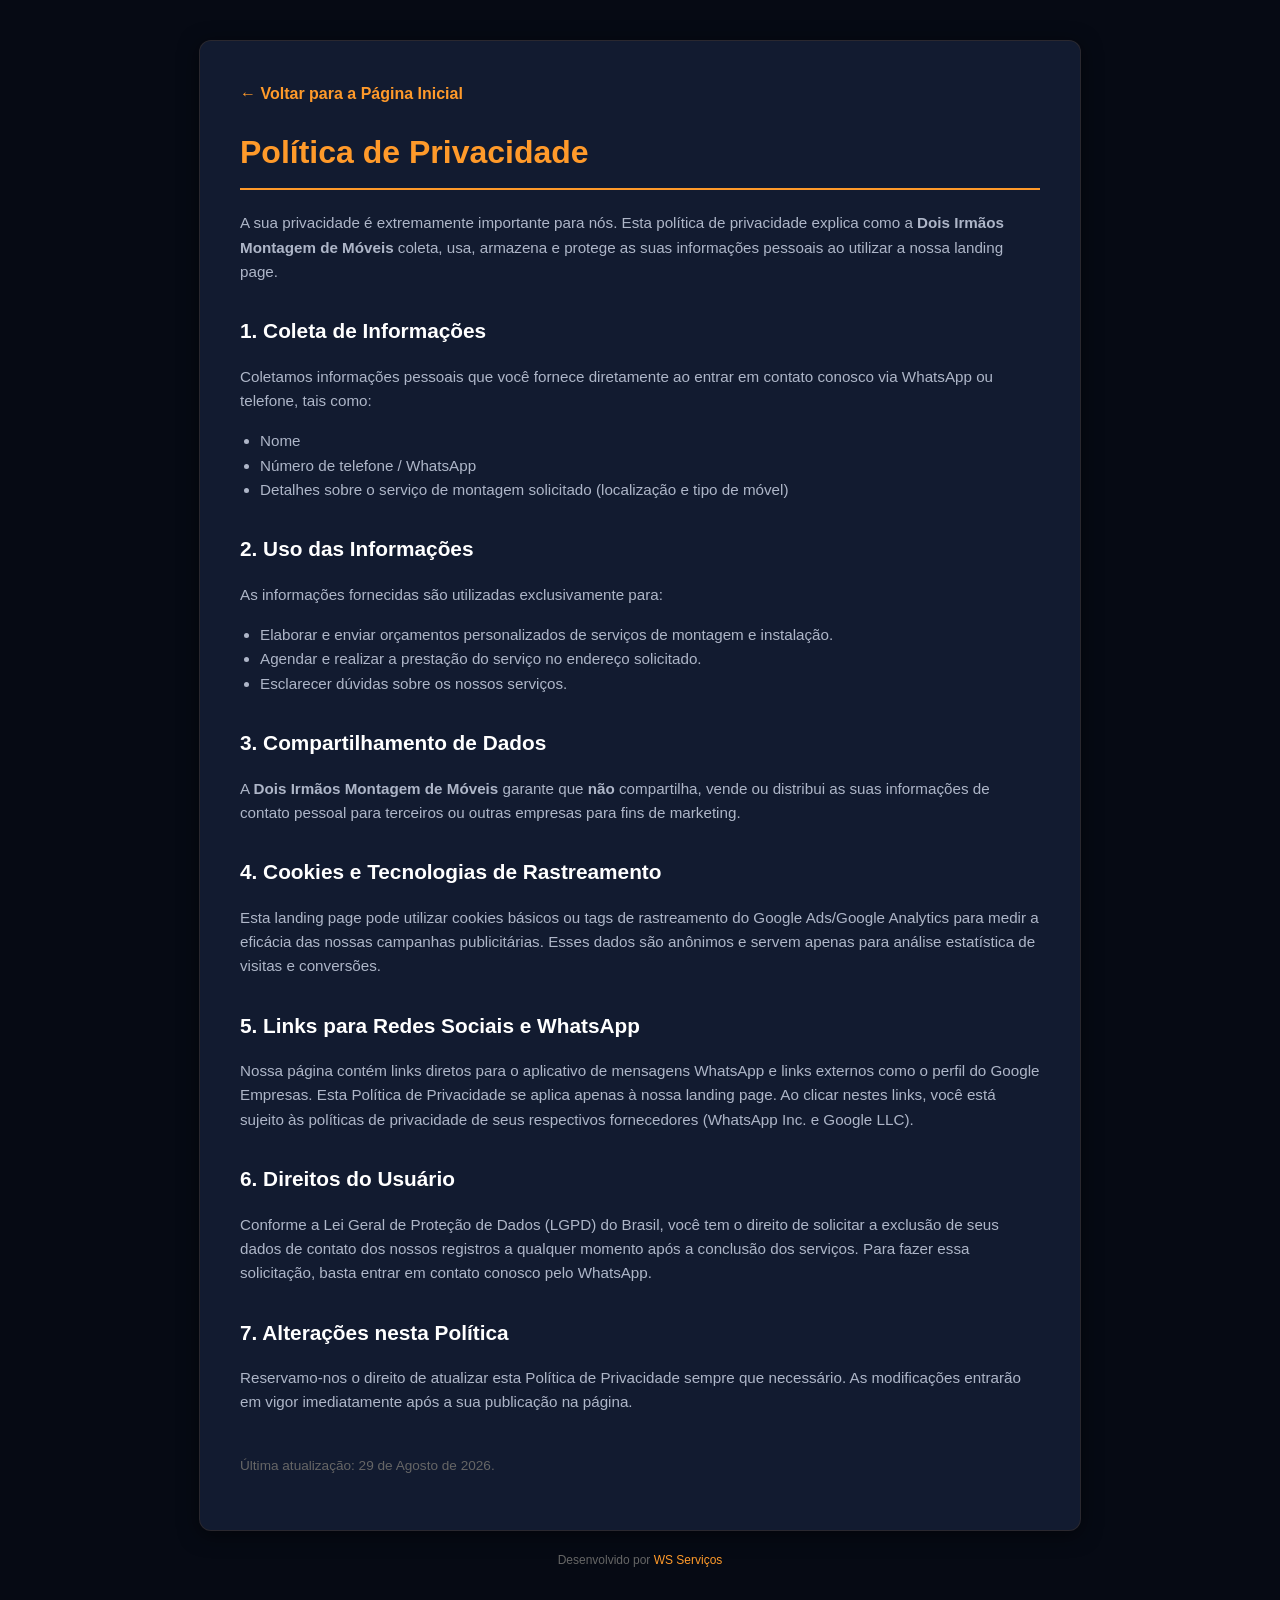
<file: politica.html>
<!DOCTYPE html>
<html lang="pt-BR">
<head>
    <meta charset="UTF-8">
    <meta name="viewport" content="width=device-width, initial-scale=1.0">
    <title>Política de Privacidade | Dois Irmãos Montagem de Móveis</title>
    <meta name="robots" content="noindex, follow">
    <style>
        @font-face{font-family:'Inter';font-style:normal;font-weight:300 700;font-display:optional;src:url('assets/fonts/Inter.woff2') format('woff2')}
        body {
            background-color: #060A14;
            color: #E0E0E0;
            font-family: 'Inter', -apple-system, "Segoe UI", Roboto, sans-serif;
            line-height: 1.6;
            margin: 0;
            padding: 40px 20px;
        }
        .container {
            max-width: 800px;
            margin: 0 auto;
            background-color: #121B30;
            padding: 40px;
            border-radius: 12px;
            border: 1px solid rgba(255, 154, 42, 0.1);
            box-shadow: 0 4px 20px rgba(0,0,0,0.5);
        }
        h1 {
            color: #FF9A2A;
            font-size: 2rem;
            margin-top: 0;
            border-bottom: 2px solid #FF9A2A;
            padding-bottom: 10px;
        }
        h2 {
            color: #FFFFFF;
            font-size: 1.3rem;
            margin-top: 30px;
        }
        p, li {
            font-size: 0.95rem;
            color: #AEB6C8;
        }
        ul {
            padding-left: 20px;
        }
        a {
            color: #FF9A2A;
            text-decoration: none;
        }
        a:hover {
            text-decoration: underline;
        }
        .back-link {
            display: inline-block;
            margin-bottom: 20px;
            font-weight: 600;
        }
    </style>
</head>
<body>

    <div class="container">
        <a href="index.html" class="back-link">← Voltar para a Página Inicial</a>
        
        <h1>Política de Privacidade</h1>
        <p>A sua privacidade é extremamente importante para nós. Esta política de privacidade explica como a <strong>Dois Irmãos Montagem de Móveis</strong> coleta, usa, armazena e protege as suas informações pessoais ao utilizar a nossa landing page.</p>

        <h2>1. Coleta de Informações</h2>
        <p>Coletamos informações pessoais que você fornece diretamente ao entrar em contato conosco via WhatsApp ou telefone, tais como:</p>
        <ul>
            <li>Nome</li>
            <li>Número de telefone / WhatsApp</li>
            <li>Detalhes sobre o serviço de montagem solicitado (localização e tipo de móvel)</li>
        </ul>

        <h2>2. Uso das Informações</h2>
        <p>As informações fornecidas são utilizadas exclusivamente para:</p>
        <ul>
            <li>Elaborar e enviar orçamentos personalizados de serviços de montagem e instalação.</li>
            <li>Agendar e realizar a prestação do serviço no endereço solicitado.</li>
            <li>Esclarecer dúvidas sobre os nossos serviços.</li>
        </ul>

        <h2>3. Compartilhamento de Dados</h2>
        <p>A <strong>Dois Irmãos Montagem de Móveis</strong> garante que <strong>não</strong> compartilha, vende ou distribui as suas informações de contato pessoal para terceiros ou outras empresas para fins de marketing.</p>

        <h2>4. Cookies e Tecnologias de Rastreamento</h2>
        <p>Esta landing page pode utilizar cookies básicos ou tags de rastreamento do Google Ads/Google Analytics para medir a eficácia das nossas campanhas publicitárias. Esses dados são anônimos e servem apenas para análise estatística de visitas e conversões.</p>

        <h2>5. Links para Redes Sociais e WhatsApp</h2>
        <p>Nossa página contém links diretos para o aplicativo de mensagens WhatsApp e links externos como o perfil do Google Empresas. Esta Política de Privacidade se aplica apenas à nossa landing page. Ao clicar nestes links, você está sujeito às políticas de privacidade de seus respectivos fornecedores (WhatsApp Inc. e Google LLC).</p>

        <h2>6. Direitos do Usuário</h2>
        <p>Conforme a Lei Geral de Proteção de Dados (LGPD) do Brasil, você tem o direito de solicitar a exclusão de seus dados de contato dos nossos registros a qualquer momento após a conclusão dos serviços. Para fazer essa solicitação, basta entrar em contato conosco pelo WhatsApp.</p>

        <h2>7. Alterações nesta Política</h2>
        <p>Reservamo-nos o direito de atualizar esta Política de Privacidade sempre que necessário. As modificações entrarão em vigor imediatamente após a sua publicação na página.</p>
        
        <p style="margin-top: 40px; font-size: 0.85rem; color: #666;">Última atualização: 29 de Agosto de 2026.</p>
    </div>

    <div style="max-width:800px;margin:20px auto 0;text-align:center;font-size:0.75rem;color:#666;padding:0 20px">
        Desenvolvido por <a href="https://wa.me/5551999402810?text=Ol%C3%A1%2C%20vi%20a%20p%C3%A1gina%20da%20Dois%20Irm%C3%A3os%20Montagem%20de%20M%C3%B3veis%20e%20quero%20uma%20p%C3%A1gina%20igual" target="_blank" rel="noopener" style="color:#FF9A2A;text-decoration:none">WS Serviços</a>
    </div>

</body>
</html>
</file>
<file: style-light.css>
:root{--color-bg:#F4F7FB;--color-bg-deep:#FFFFFF;--color-bg-light:#FFFFFF;--color-primary:#F2800D;--color-primary-dark:#B4530A;--color-primary-secondary:#D96E00;--color-navy:#0F2440;--color-white:#FFFFFF;--color-gray-light:#5B6B82;--color-gray-text:#5B6B82;--color-border:rgba(15,36,64,0.08);--font-titles:'Outfit',-apple-system,BlinkMacSystemFont,"Segoe UI",Roboto,sans-serif;--font-body:'Inter',-apple-system,BlinkMacSystemFont,"Segoe UI",Roboto,sans-serif;--glass-bg:rgba(255,255,255,0.9);--glass-border:rgba(242,128,13,0.15);--glass-border-hover:rgba(242,128,13,0.4);--transition-fast:all 0.2s cubic-bezier(0.4,0,0.2,1);--transition-smooth:all 0.4s cubic-bezier(0.4,0,0.2,1)}*,*::before,*::after{box-sizing:border-box;margin:0;padding:0}html{scroll-behavior:smooth;text-rendering:optimizeLegibility;-webkit-font-smoothing:antialiased;-moz-osx-font-smoothing:grayscale}body{background-color:var(--color-bg);color:var(--color-navy);font-family:var(--font-body);font-size:16px;line-height:1.6;overflow-x:hidden}.container{width:100%;max-width:1200px;margin-right:auto;margin-left:auto;padding-right:20px;padding-left:20px}.btn-cta{display:inline-flex;align-items:center;justify-content:center;gap:10px;font-family:var(--font-titles);font-weight:700;font-size:1rem;text-transform:uppercase;letter-spacing:0.5px;text-decoration:none;padding:16px 32px;border-radius:8px;border:none;cursor:pointer;transition:var(--transition-smooth);box-shadow:0 4px 15px rgba(15,36,64,0.12)}.btn-main-pulse{background:linear-gradient(135deg,var(--color-primary) 0%,var(--color-primary-secondary) 100%);color:var(--color-white);position:relative;z-index:1;overflow:hidden}.btn-main-pulse:hover{transform:translateY(-2px);box-shadow:0 8px 25px rgba(242,128,13,0.35);background:linear-gradient(135deg,#FF9A33 0%,#E07300 100%)}.btn-main-pulse:active{transform:translateY(0)}.icon-whatsapp{width:20px;height:20px}.main-header{background-color:rgba(255,255,255,0.95);border-bottom:1px solid var(--color-border);position:fixed;top:0;left:0;right:0;z-index:100;padding:15px 0;transition:var(--transition-fast);backdrop-filter:blur(8px)}.header-container{display:flex;justify-content:space-between;align-items:center}.logo{display:flex;align-items:center;gap:8px}.logo-icon{font-size:1.6rem}.logo-text{font-family:var(--font-titles);font-weight:800;font-size:1.5rem;color:var(--color-navy);letter-spacing:-0.5px;line-height:1.1}.logo-text span{color:var(--color-primary)}.logo-sub{display:block;font-family:var(--font-titles);font-size:0.68rem;font-weight:600;letter-spacing:2px;text-transform:uppercase;color:var(--color-gray-text);margin-top:3px}.btn-header{padding:10px 20px;font-size:0.85rem;border-radius:6px;background:transparent;color:var(--color-primary);border:1.5px solid var(--color-primary);box-shadow:none}.btn-header:hover{background-color:var(--color-primary);color:var(--color-white);box-shadow:0 4px 15px rgba(242,128,13,0.2)}.hero-section{position:relative;padding-top:150px;padding-bottom:80px;background:linear-gradient(180deg,var(--color-white) 0%,var(--color-bg) 100%);overflow:hidden}.hero-section::after{content:'';position:absolute;bottom:0;left:0;right:0;height:1px;background:linear-gradient(90deg,transparent 0%,rgba(242,128,13,0.3) 50%,transparent 100%);opacity:0.3}.hero-container{display:grid;grid-template-columns:1.1fr 0.9fr;gap:40px;align-items:center}.badge-google{display:inline-flex;align-items:center;gap:8px;background-color:rgba(242,128,13,0.08);border:1px solid rgba(242,128,13,0.2);padding:6px 12px;border-radius:50px;margin-bottom:24px}.star-rating{color:var(--color-primary-dark);font-weight:700;letter-spacing:2px}.badge-text{font-size:0.85rem;font-weight:600;color:var(--color-navy)}.hero-title{font-family:var(--font-titles);font-size:3.2rem;font-weight:800;line-height:1.15;color:var(--color-navy);margin-bottom:20px;letter-spacing:-1px}.hero-subtitle{font-size:1.15rem;color:var(--color-gray-text);margin-bottom:35px;max-width:580px}.hero-ctas{display:flex;flex-direction:column;align-items:flex-start;gap:10px;margin-bottom:35px}.cta-help-text{font-size:0.85rem;color:var(--color-gray-text);padding-left:5px}.hero-benefits{display:flex;flex-wrap:wrap;gap:15px}.benefit-tag{display:flex;align-items:center;gap:8px;font-size:0.9rem;font-weight:600;color:var(--color-navy);background-color:var(--color-white);border:1px solid var(--color-border);padding:8px 16px;border-radius:6px;box-shadow:0 2px 8px rgba(15,36,64,0.04)}.benefit-icon{font-size:1rem}.hero-image-wrapper{position:relative;display:flex;justify-content:center;align-items:center;width:100%;max-width:420px;aspect-ratio:4 / 5}.hero-image{width:100%;max-width:420px;aspect-ratio:4 / 5;object-fit:cover;border-radius:16px;border:1px solid rgba(242,128,13,0.2);box-shadow:0 20px 40px rgba(15,36,64,0.15);transition:var(--transition-smooth)}.hero-image:hover{transform:scale(1.02);border-color:var(--color-primary);box-shadow:0 20px 50px rgba(15,36,64,0.2)}.diferenciais-section{padding:80px 0;background-color:var(--color-bg);position:relative}.diferenciais-grid{display:grid;grid-template-columns:repeat(3,1fr);gap:30px}.diferencial-card{background-color:var(--color-white);border:1px solid var(--color-border);padding:35px 30px;border-radius:12px;transition:var(--transition-smooth);position:relative;overflow:hidden;box-shadow:0 2px 10px rgba(15,36,64,0.04)}.diferencial-card::before{content:'';position:absolute;top:0;left:0;width:3px;height:100%;background:linear-gradient(180deg,var(--color-primary) 0%,transparent 100%);opacity:0;transition:var(--transition-fast)}.diferencial-card:hover{transform:translateY(-5px);border-color:rgba(242,128,13,0.25);box-shadow:0 10px 30px rgba(15,36,64,0.1)}.diferencial-card:hover::before{opacity:1}.dif-icon-wrapper{font-size:2rem;margin-bottom:20px;display:inline-block}.diferencial-card h3{font-family:var(--font-titles);font-size:1.35rem;font-weight:700;margin-bottom:12px;color:var(--color-navy)}.diferencial-card p{font-size:0.95rem;color:var(--color-gray-text);line-height:1.6}.services-section{padding:100px 0;background:linear-gradient(180deg,var(--color-bg) 0%,var(--color-white) 100%);position:relative}.services-section::before{content:'';position:absolute;top:0;left:0;right:0;height:1px;background:linear-gradient(90deg,transparent 0%,rgba(242,128,13,0.2) 50%,transparent 100%)}.section-title{font-family:var(--font-titles);font-size:2.5rem;font-weight:800;text-align:center;margin-bottom:15px;letter-spacing:-0.5px;color:var(--color-navy)}.section-subtitle{font-size:1.1rem;color:var(--color-gray-text);text-align:center;max-width:600px;margin:0 auto 60px auto}.services-grid{display:grid;grid-template-columns:repeat(4,1fr);gap:30px;margin-bottom:50px}.service-card{background:var(--glass-bg);border:1px solid var(--glass-border);border-radius:16px;overflow:hidden;transition:var(--transition-smooth);display:flex;flex-direction:column;box-shadow:0 2px 10px rgba(15,36,64,0.04)}.service-thumb{width:100%;aspect-ratio:4/5;object-fit:cover;object-position:center;display:block;border-radius:16px 16px 0 0}.service-card:hover{transform:translateY(-8px);border-color:var(--glass-border-hover);box-shadow:0 15px 35px rgba(242,128,13,0.1),0 5px 15px rgba(15,36,64,0.06)}.service-content{padding:35px;display:flex;flex-direction:column;height:100%}.service-tag{display:inline-block;align-self:flex-start;font-family:var(--font-titles);font-size:0.75rem;font-weight:700;text-transform:uppercase;letter-spacing:1px;color:var(--color-primary-dark);background-color:rgba(242,128,13,0.08);padding:4px 10px;border-radius:4px;margin-bottom:20px}.service-card h3{font-family:var(--font-titles);font-size:1.5rem;font-weight:700;margin-bottom:15px;color:var(--color-navy)}.service-card p{font-size:0.95rem;color:var(--color-gray-text);margin-bottom:25px;line-height:1.6}.service-list{list-style:none;margin-top:20px;display:flex;flex-direction:column;gap:12px;border-top:1px solid var(--color-border);padding-top:20px}.service-list li{font-size:0.9rem;color:var(--color-navy);display:flex;align-items:center;gap:10px}.services-action{text-align:center;margin-top:40px}.depoimentos-section{padding:100px 0;background-color:var(--color-bg);position:relative}.depoimentos-section::before{content:'';position:absolute;top:0;left:0;right:0;height:1px;background:linear-gradient(90deg,transparent 0%,var(--color-border) 50%,transparent 100%)}.depoimentos-header{display:flex;justify-content:center;margin-bottom:60px}.g-logo-wrapper{display:flex;align-items:center;gap:20px}.icon-google{width:48px;height:48px;color:var(--color-navy);opacity:0.9}.g-logo-wrapper h2{font-family:var(--font-titles);font-size:2rem;font-weight:800;letter-spacing:-0.5px;color:var(--color-navy)}.google-rating{display:flex;align-items:center;gap:8px;margin-top:4px}.rating-num{font-size:1.2rem;font-weight:800;color:var(--color-primary-dark)}.rating-stars{color:var(--color-primary-dark);font-size:1.1rem;letter-spacing:1px}.rating-count{font-size:0.85rem;color:var(--color-gray-text);font-weight:500}.depoimentos-grid{display:grid;grid-template-columns:repeat(3,1fr);gap:30px;margin-bottom:50px}.depoimento-card{background-color:var(--color-white);border:1px solid var(--color-border);border-radius:12px;padding:35px 30px;display:flex;flex-direction:column;transition:var(--transition-smooth);box-shadow:0 2px 10px rgba(15,36,64,0.04)}.depoimento-card:hover{transform:scale(1.01);border-color:rgba(242,128,13,0.15);box-shadow:0 8px 25px rgba(15,36,64,0.08)}.depoimento-rating{color:var(--color-primary);font-size:1rem;letter-spacing:2px;margin-bottom:15px}.depoimento-text{font-size:0.95rem;color:var(--color-gray-light);line-height:1.6;margin-bottom:25px;font-style:italic}.depoimento-author{display:flex;align-items:center;gap:15px;margin-top:auto}.author-avatar{width:40px;height:40px;border-radius:50%;background:linear-gradient(135deg,var(--color-primary) 0%,var(--color-primary-secondary) 100%);color:var(--color-white);font-weight:700;font-family:var(--font-titles);display:flex;align-items:center;justify-content:center;font-size:0.9rem}.depoimento-author h3{font-size:0.95rem;font-weight:700;color:var(--color-navy)}.depoimento-author span{font-size:0.8rem;color:var(--color-gray-text)}.google-link-wrapper{text-align:center;margin-top:30px}.link-google-perfil{font-family:var(--font-titles);color:var(--color-primary-dark);text-decoration:underline;text-underline-offset:3px;font-size:0.95rem;font-weight:600;transition:var(--transition-fast);border-bottom:1.5px solid transparent;padding-bottom:2px}.link-google-perfil:hover{color:var(--color-navy);border-color:var(--color-navy)}.main-footer{background-color:var(--color-navy);border-top:1px solid rgba(255,255,255,0.05);padding-top:80px}.footer-container{display:grid;grid-template-columns:1.2fr 0.9fr 0.9fr;gap:50px;padding-bottom:60px}.footer-brand .logo{margin-bottom:20px}.footer-brand p{font-size:0.9rem;color:rgba(255,255,255,0.82);max-width:320px}.main-footer h4{font-family:var(--font-titles);font-size:1.15rem;font-weight:700;color:var(--color-white);margin-bottom:20px;position:relative;display:inline-block}.main-footer h4::after{content:'';position:absolute;bottom:-6px;left:0;width:25px;height:2px;background-color:var(--color-primary)}.footer-info p{font-size:0.9rem;color:rgba(255,255,255,0.7);margin-bottom:10px}.footer-info strong{color:var(--color-white)}.footer-links{display:flex;flex-direction:column;align-items:flex-start}.footer-link{font-size:0.9rem;color:rgba(255,255,255,0.7);text-decoration:none;transition:var(--transition-fast);margin-bottom:8px}.footer-link:hover{color:var(--color-primary)}.footer-link-sub{font-size:0.75rem;color:#A9B4C3;text-transform:uppercase;letter-spacing:0.5px;margin-top:4px}.footer-bottom{background-color:#0A1B33;border-top:1px solid rgba(255,255,255,0.05);text-align:center;padding:25px 0}.footer-bottom p{font-size:0.8rem;color:#C3CCD9}.icon-svg{width:38px;height:38px;color:var(--color-primary);stroke:var(--color-primary);stroke-width:2.2;stroke-linecap:round;stroke-linejoin:round;fill:none;display:inline-block;transition:var(--transition-fast)}.diferencial-card:hover .icon-svg{transform:scale(1.1);color:var(--color-navy);stroke:var(--color-navy)}.btn-whatsapp-flutuante{position:fixed;bottom:25px;right:25px;width:60px;height:60px;background-color:#25D366;color:var(--color-white);border-radius:50%;display:flex;align-items:center;justify-content:center;box-shadow:0 4px 15px rgba(37,211,102,0.4);z-index:999;text-decoration:none;transition:var(--transition-smooth);animation:pulse-whatsapp 2s infinite}.btn-whatsapp-flutuante:hover{transform:scale(1.1);background-color:#20BA56;box-shadow:0 6px 20px rgba(37,211,102,0.6)}.btn-whatsapp-flutuante svg{width:32px;height:32px}@keyframes pulse-whatsapp{0%{transform:scale(1)}50%{transform:scale(1.12)}100%{transform:scale(1)}}.diferenciais-section,.services-section,.depoimentos-section,.main-footer{content-visibility:auto;contain-intrinsic-size:auto 1200px}@media (max-width:1024px){.hero-title{font-size:2.6rem}.hero-container{gap:30px}.services-grid{grid-template-columns:repeat(2,1fr);gap:20px}.depoimentos-grid{grid-template-columns:repeat(2,1fr)}}@media (max-width:768px){.main-header{padding:10px 0}.header-container{justify-content:center}.btn-header{display:none}.logo-text{font-size:1.4rem}.hero-section{padding-top:130px;padding-bottom:50px}.hero-container{display:grid;grid-template-columns:1fr;grid-template-areas:"badge" "title" "image" "subtitle" "ctas";text-align:center;gap:25px}.badge-google{grid-area:badge;margin-bottom:0;justify-self:center}.hero-title{grid-area:title;font-size:2.1rem;margin:15px 0;letter-spacing:-0.5px}.hero-image-wrapper{grid-area:image;order:unset;display:flex;justify-content:center;margin:5px auto;width:100%;aspect-ratio:4 / 5}.hero-image{width:100%;height:auto;object-fit:contain;border-radius:12px;box-shadow:0 10px 30px rgba(15,36,64,0.15)}.hero-subtitle{grid-area:subtitle;font-size:1rem;margin-bottom:0;margin-right:auto;margin-left:auto;max-width:100%;line-height:1.5}.hero-ctas{grid-area:ctas;align-items:center;width:100%;margin-bottom:0;gap:15px;margin-top:8px}.hero-benefits{justify-content:center}.btn-cta{width:100%;max-width:320px;padding:14px 28px;font-size:0.95rem}.diferenciais-section{padding:50px 0}.diferenciais-grid{grid-template-columns:1fr;gap:16px}.diferencial-card{padding:24px 20px;text-align:center}.dif-icon-wrapper{margin-bottom:12px}.diferencial-card h3{font-size:1.25rem;margin-bottom:8px}.diferencial-card p{font-size:0.9rem}.services-section{padding:70px 0}.section-title{font-size:1.8rem}.section-subtitle{font-size:0.95rem;margin-bottom:30px;padding:0 10px}.services-grid{grid-template-columns:1fr;gap:20px}.service-content{padding:24px 20px}.service-card h3{font-size:1.35rem;margin-bottom:10px}.service-card p{font-size:0.9rem;margin-bottom:20px}.service-list{padding-top:15px;gap:10px}.service-list li{font-size:0.85rem}.services-action{margin-top:30px}.depoimentos-section{padding:70px 0}.g-logo-wrapper{flex-direction:column;text-align:center;gap:8px}.g-logo-wrapper h2{font-size:1.6rem}.depoimentos-grid{grid-template-columns:1fr;gap:20px}.depoimento-card{padding:24px 20px}.depoimento-text{font-size:0.9rem;margin-bottom:20px}.footer-container{grid-template-columns:1fr;gap:30px;text-align:center}.footer-brand p{margin-right:auto;margin-left:auto}.footer-brand .logo,.footer-links{align-items:center}.main-footer h4::after{left:50%;transform:translateX(-50%)}}@media (max-width:480px){.btn-header{display:none}.header-container{justify-content:center}.logo-text{font-size:1.3rem}}
</file>
